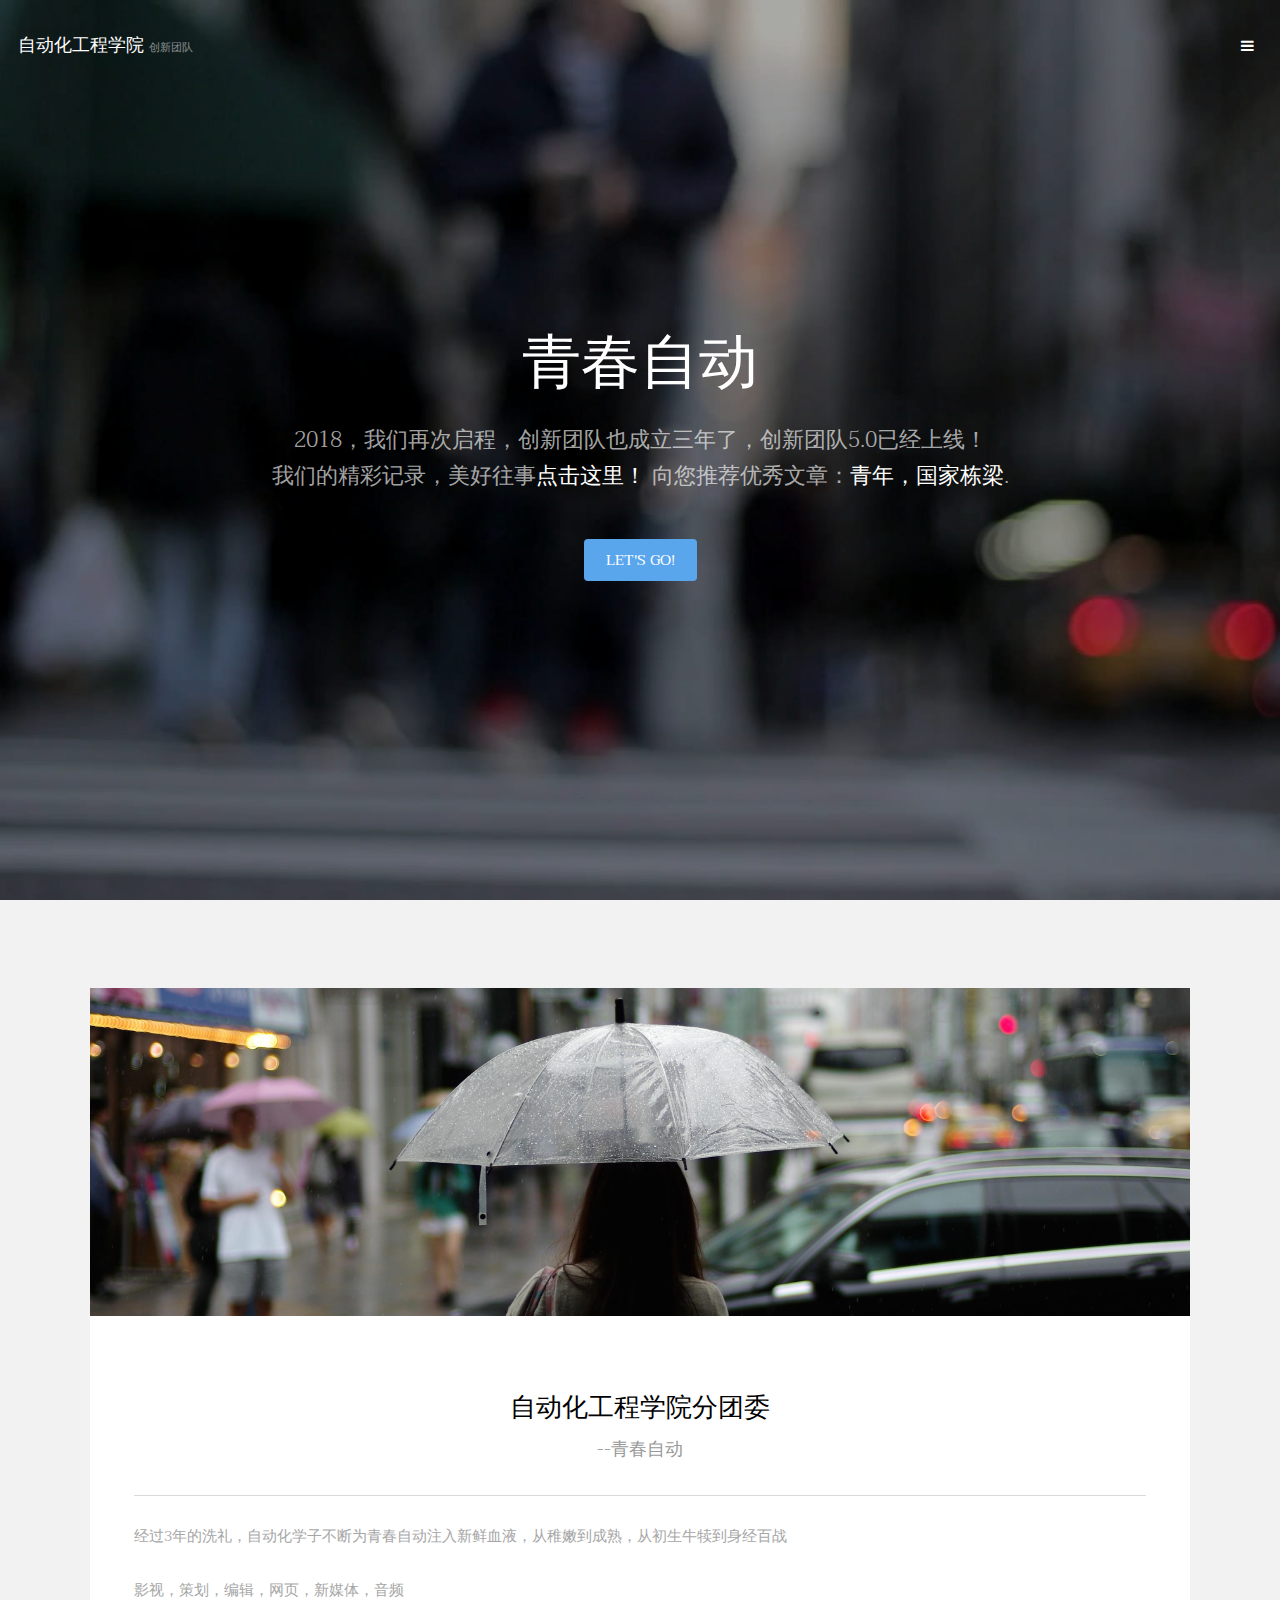
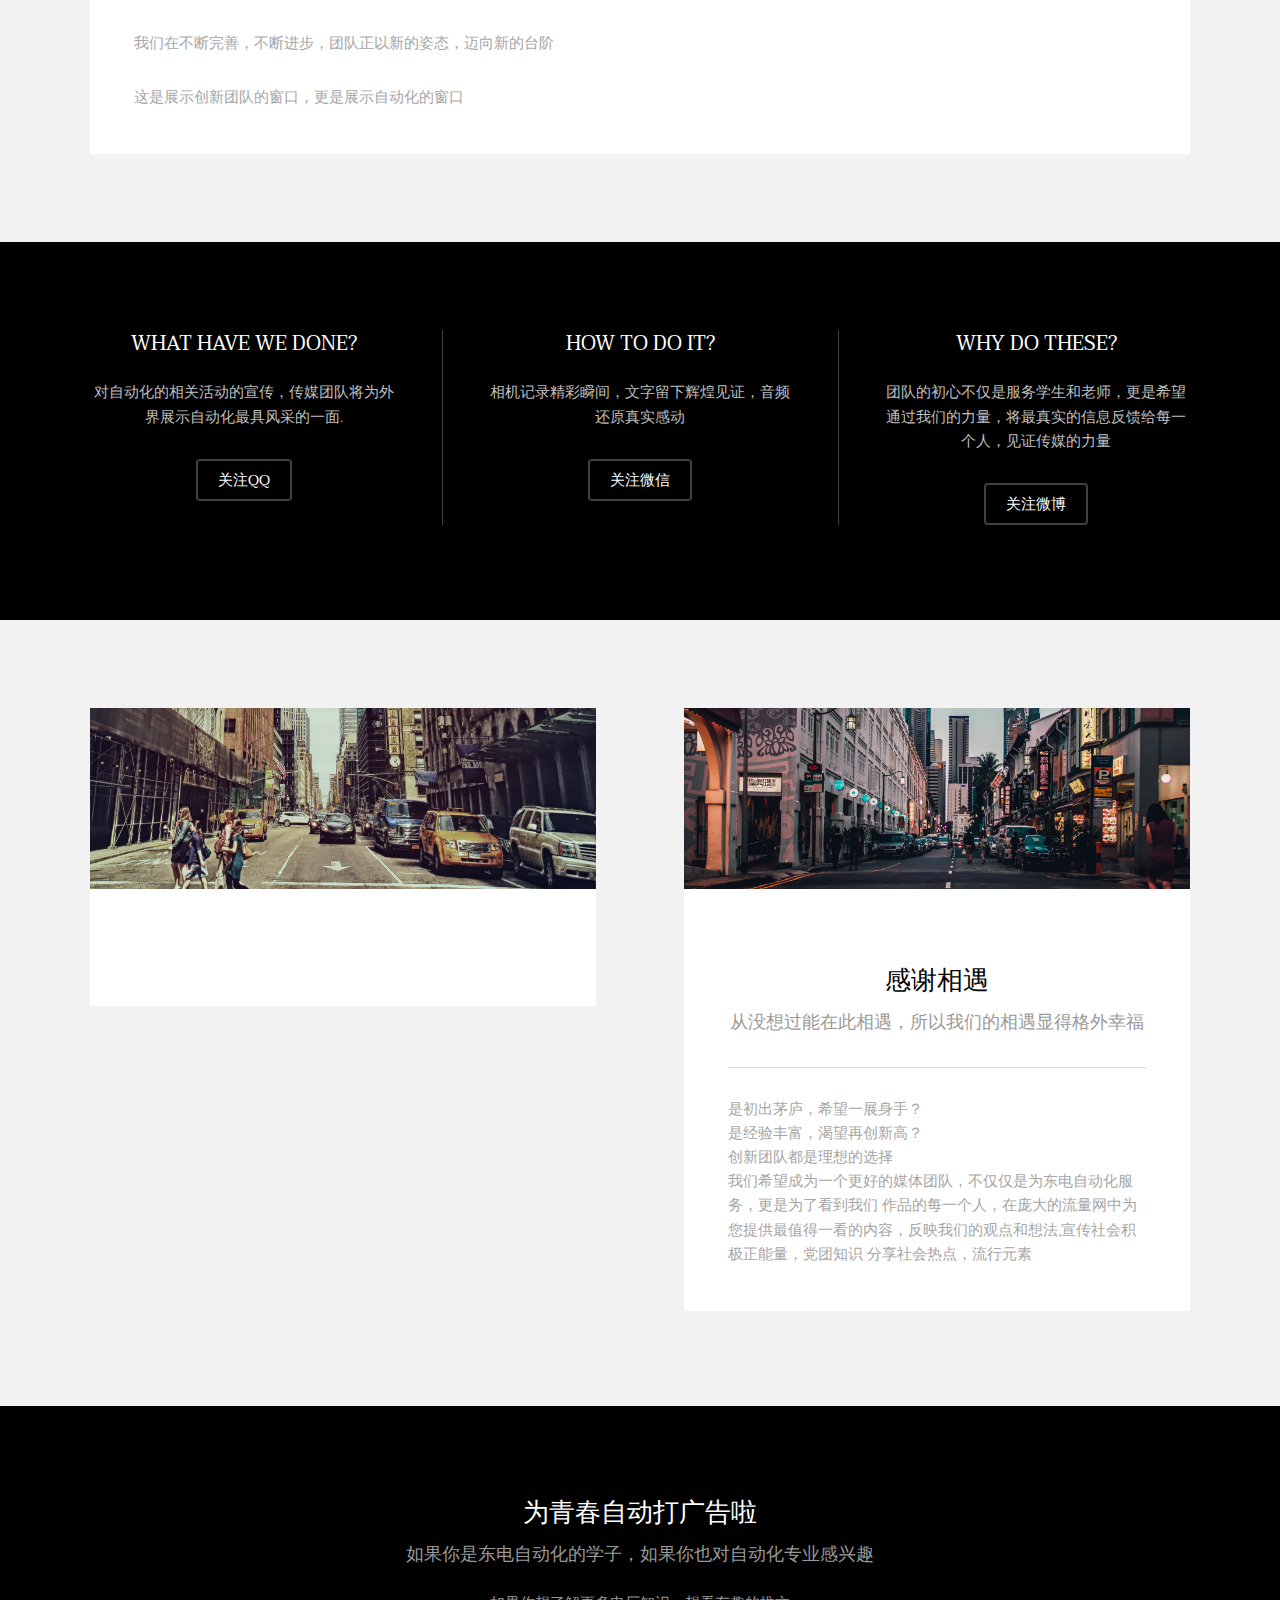
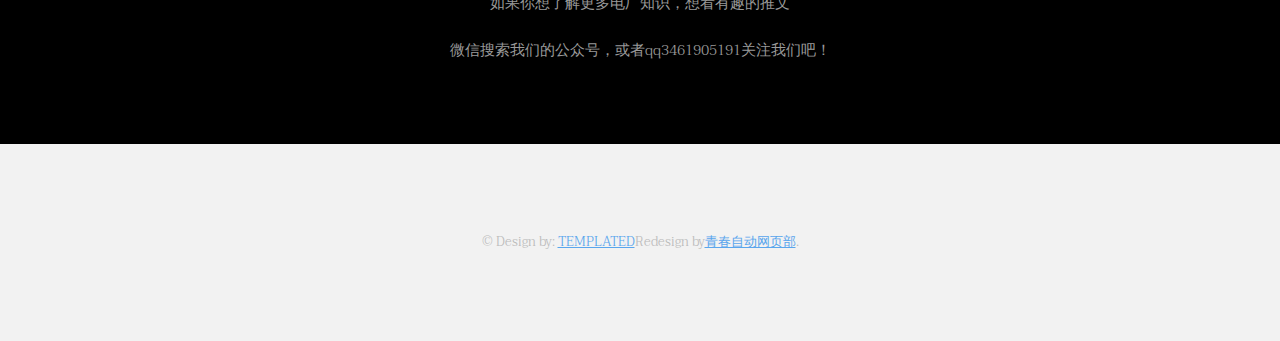
<file: index.html>
﻿<!DOCTYPE HTML>
<!--
	Transitive by TEMPLATED
	templated.co @templatedco
	Released for free under the Creative Commons Attribution 3.0 license (templated.co/license)
-->
<html>
	<head>
		<title>青春自动</title>
		<meta charset="utf-8" />
		<meta name="viewport" content="width=device-width, initial-scale=1" />
		<link rel="stylesheet" href="assets/css/main.css" />
	</head>
	<body>

		<!-- Header -->
			<header id="header" class="alt">
				<div class="logo"><a href="index.html">自动化工程学院 <span>创新团队</span></a></div>
				<a href="#menu" class="toggle"><span>Menu</span></a>
			</header>

		<!-- Nav -->
			<nav id="menu">
				<ul class="links">
					<li><a href="index.html">首页</a></li>
					<li><a href="secondary.html">微信转载</a></li>
					<!-- 
					<li><a href="elements.html">自动风采</a></li> 
					-->
				</ul>
			</nav>

		<!-- Banner -->
		<!--
			To use a video as your background, set data-video to the name of your video without
			its extension (eg. images/banner). Your video must be available in both .mp4 and .webm
			formats to work correctly.
		-->
			<section id="banner" data-video="images/banner">
				<div class="inner">
					<h1>青春自动</h1>
					<p>2018，我们再次启程，创新团队也成立三年了，创新团队5.0已经上线！<br />
					我们的精彩记录，美好往事<a href="https://mp.weixin.qq.com/s/6NMxcfDOrLO7dPJbNtWB4w">点击这里！</a> 向您推荐优秀文章：<a href="https://mp.weixin.qq.com/s/zbE2CgOgT0pE2qMUU_LjQQ">青年，国家栋梁</a>.</p>
					<a href="#one" class="button special scrolly">Let's go!</a>
				</div>
			</section>

		<!-- One -->
			<section id="one" class="wrapper style2">
				<div class="inner">
					<div>
						<div class="box">
							<div class="image fit">
								<img src="images/pic01.jpg" alt="" />
							</div>
							<div class="content">
								<header class="align-center">
									<h2>自动化工程学院分团委</h2>
									<p>           --青春自动</p>
								</header>
								<hr />
								<p>经过3年的洗礼，自动化学子不断为青春自动注入新鲜血液，从稚嫩到成熟，从初生牛犊到身经百战</p>
								<p>影视，策划，编辑，网页，新媒体，音频</p>
                                <p>我们在不断完善，不断进步，团队正以新的姿态，迈向新的台阶</p>
                                <p>这是展示创新团队的窗口，更是展示自动化的窗口</p>
							</div>
						</div>
					</div>
				</div>
			</section>

		<!-- Two -->
			<section id="two" class="wrapper style3">
				<div class="inner">
					<div id="flexgrid">
						<div>
							<header>
								<h3>what have we done?</h3>
							</header>
							<p>对自动化的相关活动的宣传，传媒团队将为外界展示自动化最具风采的一面.</p>
							<ul class="actions">
								<li><a href="https://user.qzone.qq.com/3461905191?uin=3461905191&is_famous_space=1&brand_flag=0&g_f=2000000393&_t_=0.8695555101194168" class="button alt">关注QQ</a></li>
							</ul>
						</div>
						<div>
							<header>
								<h3>how to do it?</h3>
							</header>
							<p>相机记录精彩瞬间，文字留下辉煌见证，音频还原真实感动</p>
							<ul class="actions">
								<li><a href="https://mp.weixin.qq.com/mp/homepage?__biz=MzIyMjA2MzIwOA==&hid=1&sn=eff148f8b28ed2779bfb0bf40cea7811&scene=18#wechat_redirect" class="button alt">关注微信</a></li>
							</ul>			
						</div>
						<div>
							<header>
								<h3>why do these?</h3>
							</header>
                            <p>团队的初心不仅是服务学生和老师，更是希望通过我们的力量，将最真实的信息反馈给每一个人，见证传媒的力量</p>
							<ul class="actions">
								<li><a href="https://m.weibo.cn/u/6590175339?from=1087095010&wm=20005_0002&sourceType=qq&uid=5680566657" class="button alt">关注微博</a></li>
							</ul>
						</div>
					</div>
				</div>
			</section>

		<!-- Three -->
			<section id="three" class="wrapper style2">
				<div class="inner">
					<div class="grid-style">

						<div>
							<div class="box">
								<div class="image fit">
									<img src="images/pic02.jpg" alt="" />
								</div>
								<div class="content">
									<header class="align-center">
									<!--	<h2></h2>
										<p>附上集体帅照</p>
									</header>
									<hr />
									<p>放大招了</p>
                                    <img src="images/wy1.jpg " alt=" " >
                                    <img src="images/wy2.jpg " alt=" " >-->
								</div>
							</div>
						</div>

						<div>
							<div class="box">
								<div class="image fit">
									<img src="images/pic03.jpg" alt="" />
								</div>
								<div class="content">
									<header class="align-center">
										<h2>感谢相遇</h2>
										<p>从没想过能在此相遇，所以我们的相遇显得格外幸福</p>
									</header>
									<hr />
									<p>是初出茅庐，希望一展身手？<br />是经验丰富，渴望再创新高？<br/>
									   创新团队都是理想的选择<br />我们希望成为一个更好的媒体团队，不仅仅是为东电自动化服务，更是为了看到我们
									   作品的每一个人，在庞大的流量网中为您提供最值得一看的内容，反映我们的观点和想法,宣传社会积极正能量，党团知识
									   分享社会热点，流行元素</p>
								</div>
							</div>
						</div>

					</div>
				</div>
			</section>

		<!-- Four -->
			<section id="four" class="wrapper style3">
				<div class="inner">

					<header class="align-center">
						<h2>为青春自动打广告啦</h2>
						<p>如果你是东电自动化的学子，如果你也对自动化专业感兴趣</p>
                        <p >如果你想了解更多电厂知识，想看有趣的推文</p>
                        <p>微信搜索我们的公众号，或者qq3461905191关注我们吧！</p> 
					</header>

				</div>
			</section>

		<!-- Footer -->
			<footer id="footer" class="wrapper">
					<div class="copyright">
						&copy; Design by: <a href="https://templated.co/">TEMPLATED</a>Redesign by<a href="https://netshine.top/">青春自动网页部</a>.
					</div>
			</footer>

		<!-- Scripts -->
			<script src="assets/js/jquery.min.js"></script>
			<script src="assets/js/jquery.scrolly.min.js"></script>
			<script src="assets/js/jquery.scrollex.min.js"></script>
			<script src="assets/js/skel.min.js"></script>
			<script src="assets/js/util.js"></script>
			<script src="assets/js/main.js"></script>

	</body>
</html>
</file>
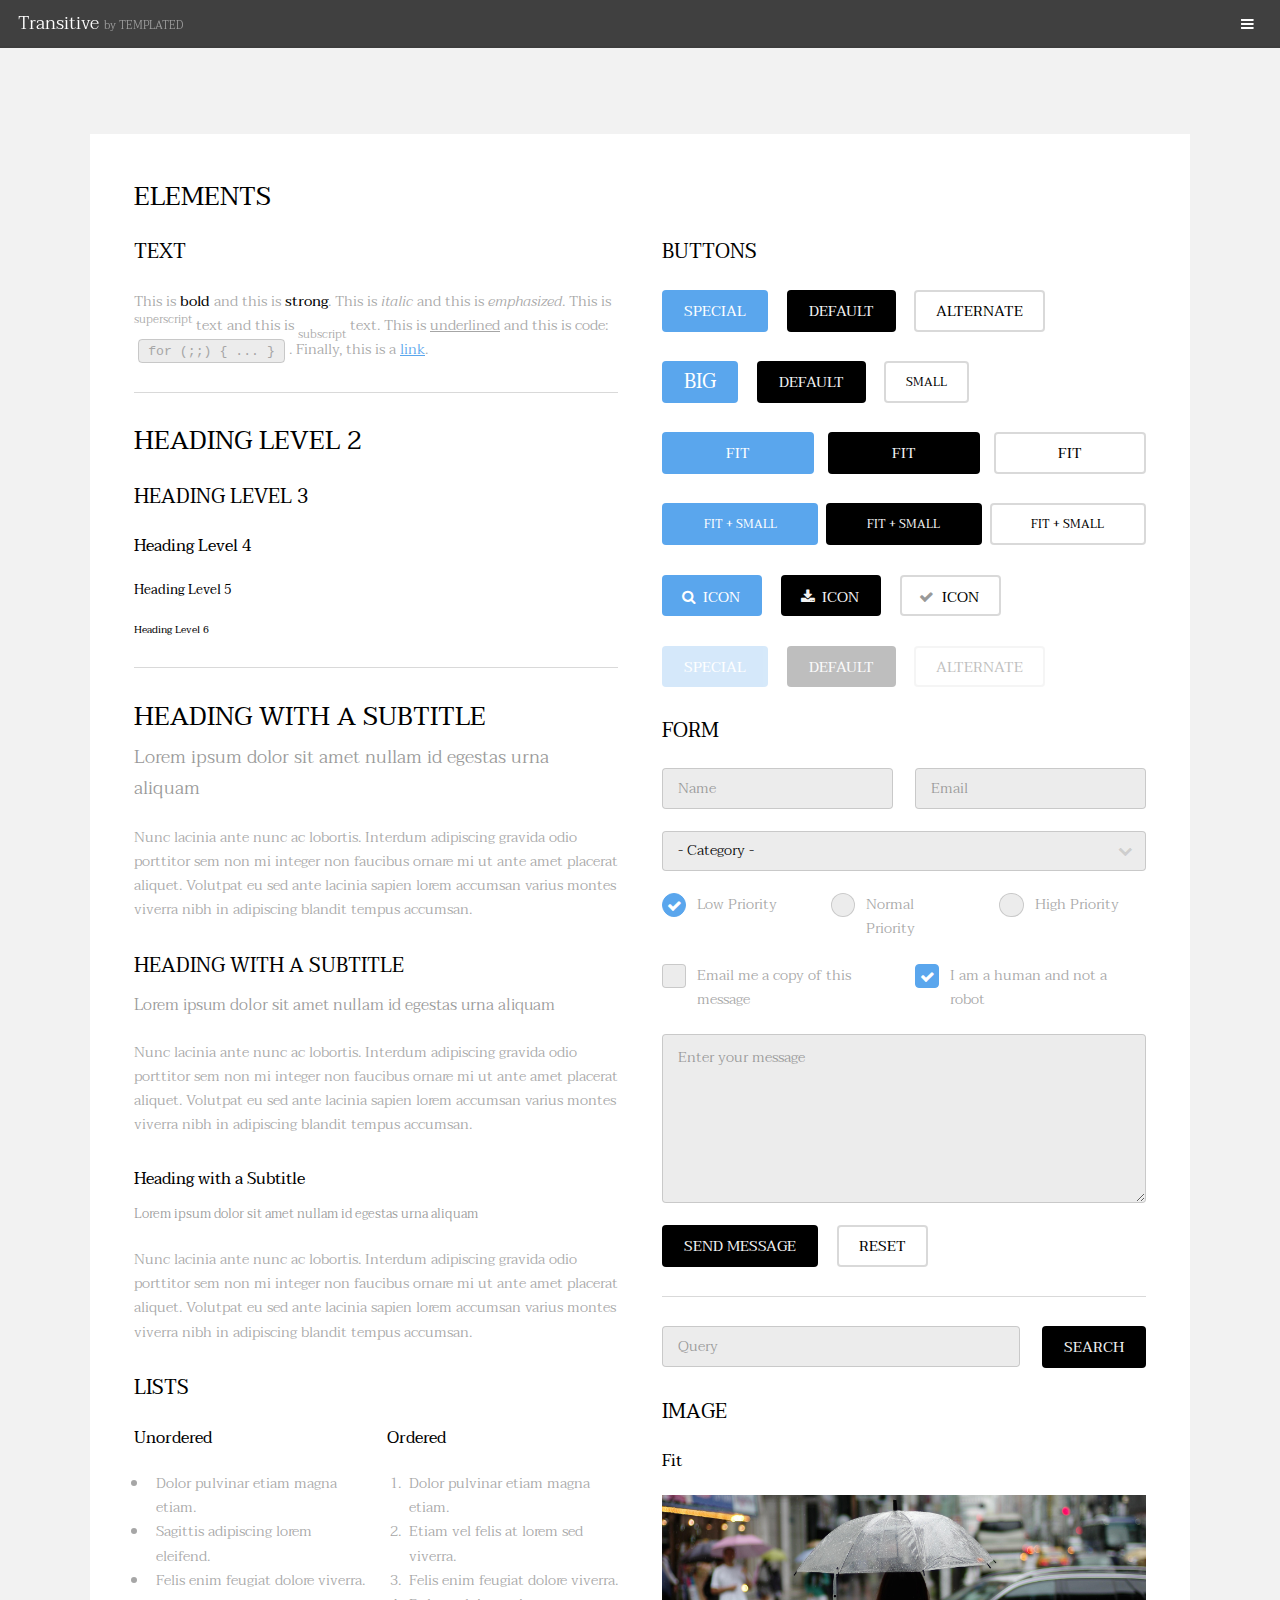
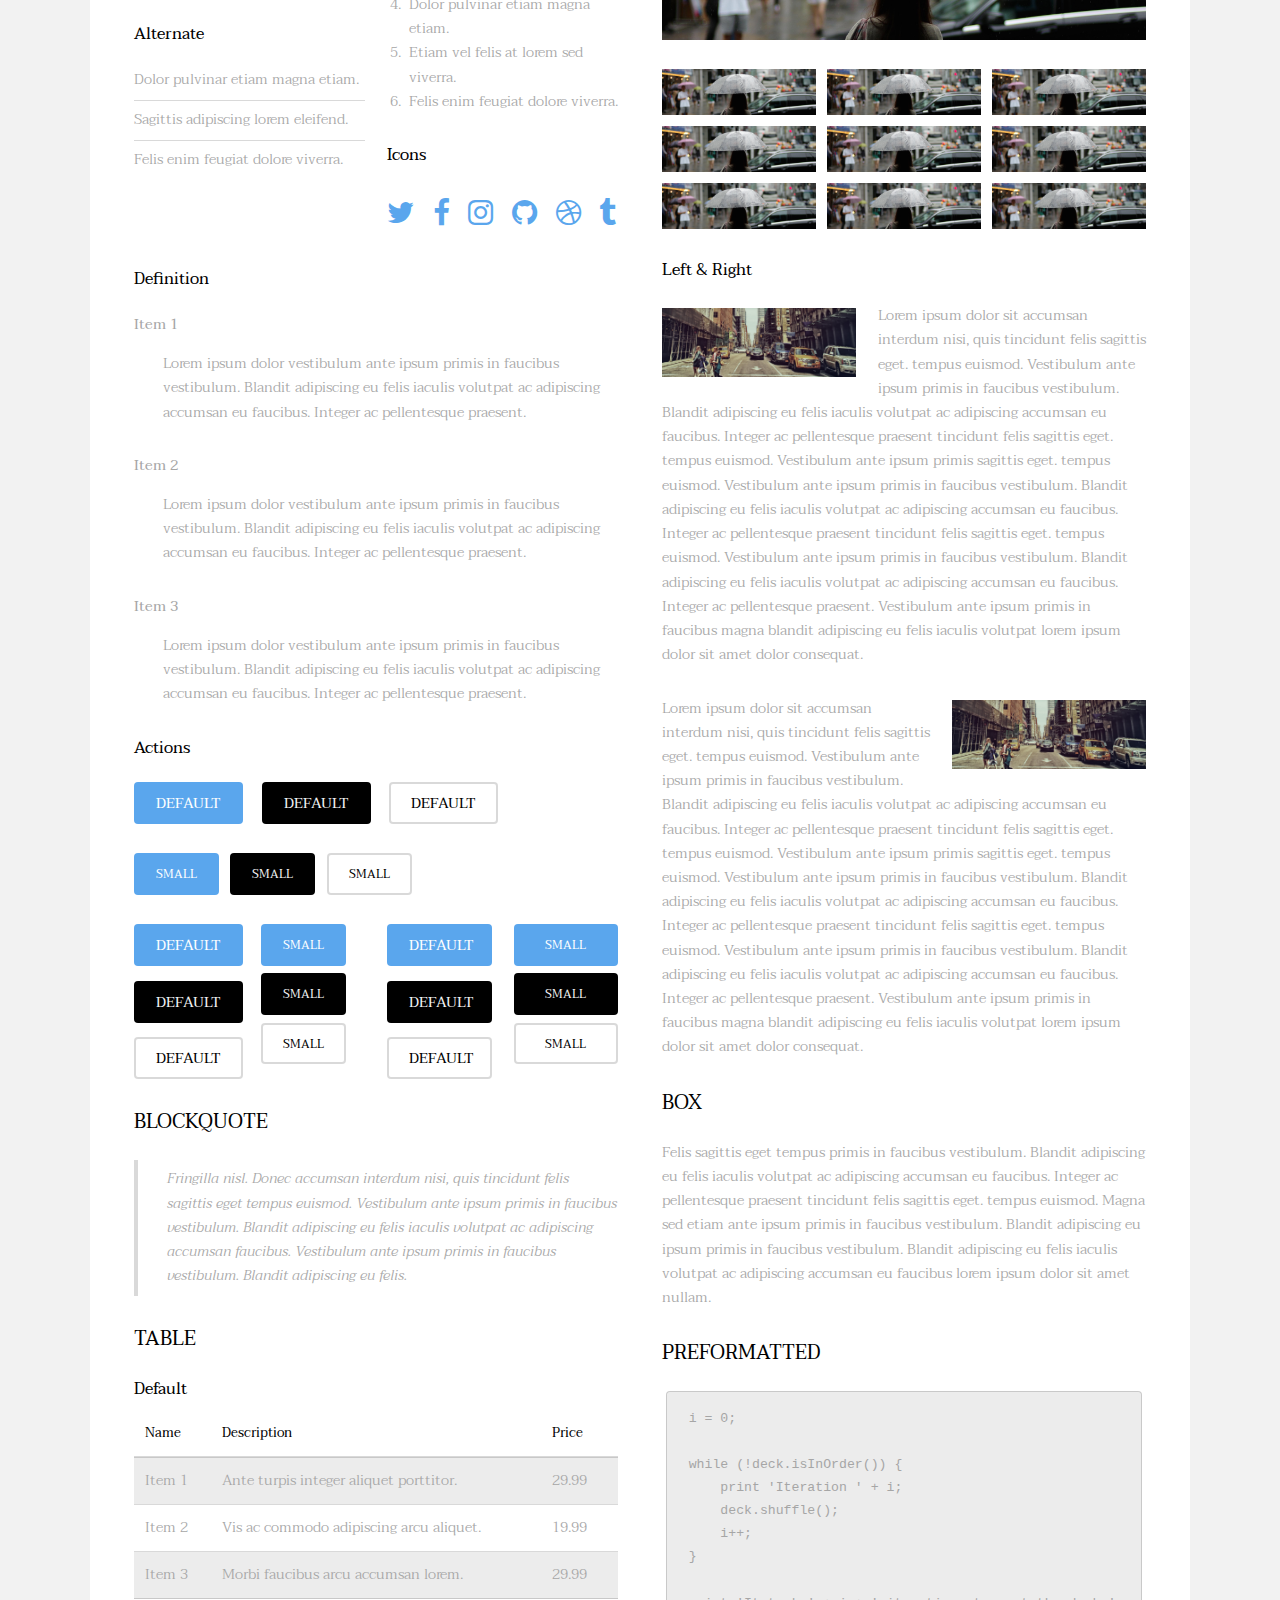
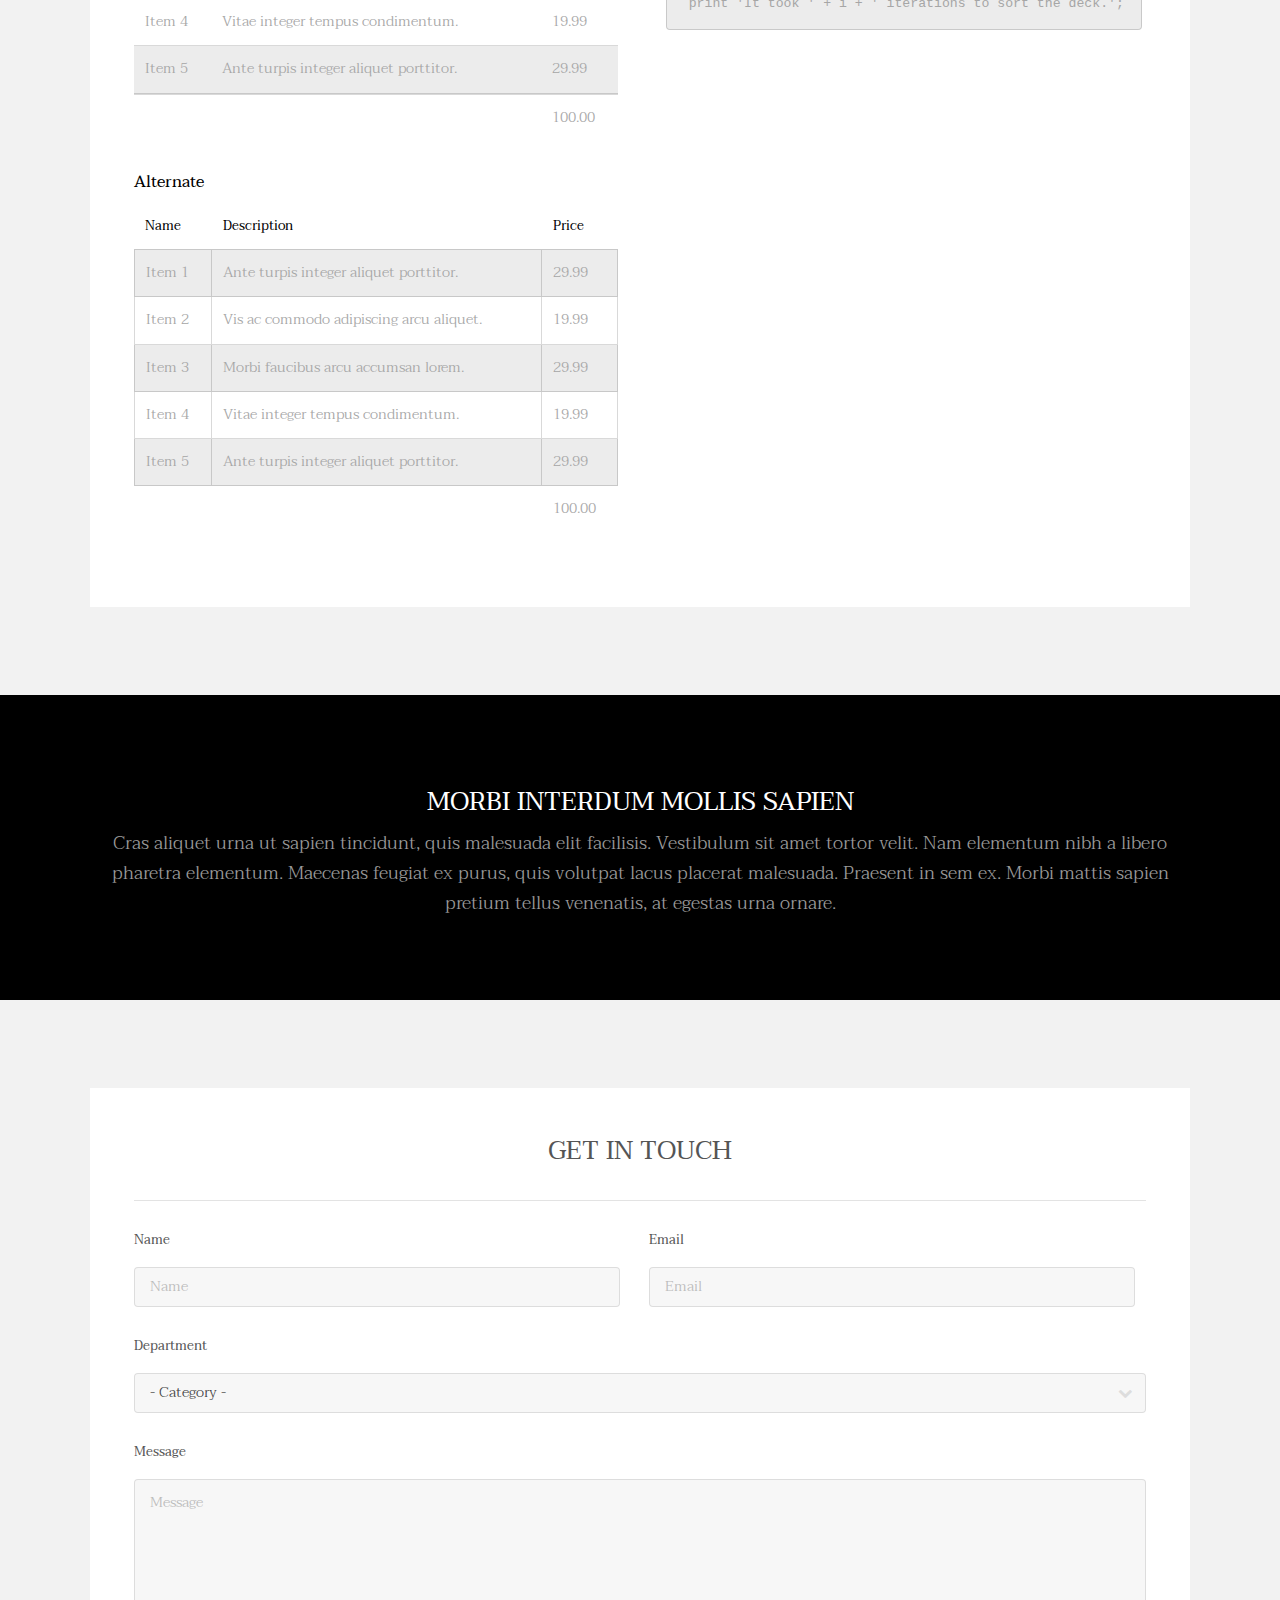
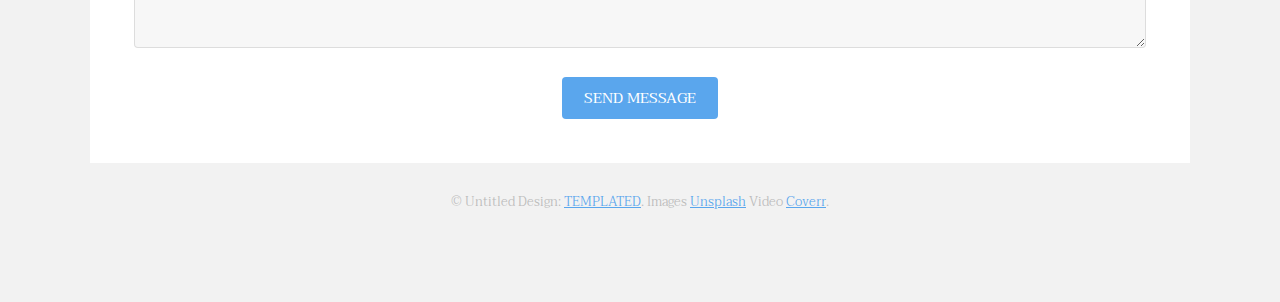
<file: elements.html>
<!DOCTYPE HTML>
<!--
	Transitive by TEMPLATED
	templated.co @templatedco
	Released for free under the Creative Commons Attribution 3.0 license (templated.co/license)
-->
<html>
	<head>
		<title>Elements - Transitive by TEMPLATED</title>
		<meta charset="utf-8" />
		<meta name="viewport" content="width=device-width, initial-scale=1" />
		<link rel="stylesheet" href="assets/css/main.css" />
	</head>
	<body class="subpage">

		<!-- Header -->
			<header id="header">
				<div class="logo"><a href="index.html">Transitive <span>by TEMPLATED</span></a></div>
				<a href="#menu" class="toggle"><span>Menu</span></a>
			</header>

		<!-- Nav -->
			<nav id="menu">
				<ul class="links">
					<li><a href="index.html">Home</a></li>
					<li><a href="generic.html">Generic</a></li>
					<li><a href="elements.html">Elements</a></li>
				</ul>
			</nav>

		<!-- One -->
			<section id="one" class="wrapper style2">
				<div class="inner">
					<div class="box">
					<div class="content">

					<!-- Elements -->
						<h2 id="elements">Elements</h2>
						<div class="row 200%">
							<div class="6u 12u$(medium)">

								<!-- Text stuff -->
									<h3>Text</h3>
									<p>This is <b>bold</b> and this is <strong>strong</strong>. This is <i>italic</i> and this is <em>emphasized</em>.
									This is <sup>superscript</sup> text and this is <sub>subscript</sub> text.
									This is <u>underlined</u> and this is code: <code>for (;;) { ... }</code>.
									Finally, this is a <a href="#">link</a>.</p>
									<hr />
									<h2>Heading Level 2</h2>
									<h3>Heading Level 3</h3>
									<h4>Heading Level 4</h4>
									<h5>Heading Level 5</h5>
									<h6>Heading Level 6</h6>
									<hr />
									<header>
										<h2>Heading with a Subtitle</h2>
										<p>Lorem ipsum dolor sit amet nullam id egestas urna aliquam</p>
									</header>
									<p>Nunc lacinia ante nunc ac lobortis. Interdum adipiscing gravida odio porttitor sem non mi integer non faucibus ornare mi ut ante amet placerat aliquet. Volutpat eu sed ante lacinia sapien lorem accumsan varius montes viverra nibh in adipiscing blandit tempus accumsan.</p>
									<header>
										<h3>Heading with a Subtitle</h3>
										<p>Lorem ipsum dolor sit amet nullam id egestas urna aliquam</p>
									</header>
									<p>Nunc lacinia ante nunc ac lobortis. Interdum adipiscing gravida odio porttitor sem non mi integer non faucibus ornare mi ut ante amet placerat aliquet. Volutpat eu sed ante lacinia sapien lorem accumsan varius montes viverra nibh in adipiscing blandit tempus accumsan.</p>
									<header>
										<h4>Heading with a Subtitle</h4>
										<p>Lorem ipsum dolor sit amet nullam id egestas urna aliquam</p>
									</header>
									<p>Nunc lacinia ante nunc ac lobortis. Interdum adipiscing gravida odio porttitor sem non mi integer non faucibus ornare mi ut ante amet placerat aliquet. Volutpat eu sed ante lacinia sapien lorem accumsan varius montes viverra nibh in adipiscing blandit tempus accumsan.</p>

								<!-- Lists -->
									<h3>Lists</h3>
									<div class="row">
										<div class="6u 12u$(small)">

											<h4>Unordered</h4>
											<ul>
												<li>Dolor pulvinar etiam magna etiam.</li>
												<li>Sagittis adipiscing lorem eleifend.</li>
												<li>Felis enim feugiat dolore viverra.</li>
											</ul>

											<h4>Alternate</h4>
											<ul class="alt">
												<li>Dolor pulvinar etiam magna etiam.</li>
												<li>Sagittis adipiscing lorem eleifend.</li>
												<li>Felis enim feugiat dolore viverra.</li>
											</ul>

										</div>
										<div class="6u$ 12u$(small)">

											<h4>Ordered</h4>
											<ol>
												<li>Dolor pulvinar etiam magna etiam.</li>
												<li>Etiam vel felis at lorem sed viverra.</li>
												<li>Felis enim feugiat dolore viverra.</li>
												<li>Dolor pulvinar etiam magna etiam.</li>
												<li>Etiam vel felis at lorem sed viverra.</li>
												<li>Felis enim feugiat dolore viverra.</li>
											</ol>

											<h4>Icons</h4>
											<ul class="icons">
												<li><a href="#" class="icon fa-twitter"><span class="label">Twitter</span></a></li>
												<li><a href="#" class="icon fa-facebook"><span class="label">Facebook</span></a></li>
												<li><a href="#" class="icon fa-instagram"><span class="label">Instagram</span></a></li>
												<li><a href="#" class="icon fa-github"><span class="label">Github</span></a></li>
												<li><a href="#" class="icon fa-dribbble"><span class="label">Dribbble</span></a></li>
												<li><a href="#" class="icon fa-tumblr"><span class="label">Tumblr</span></a></li>
											</ul>

										</div>
									</div>
									<h4>Definition</h4>
									<dl>
										<dt>Item 1</dt>
										<dd>
											<p>Lorem ipsum dolor vestibulum ante ipsum primis in faucibus vestibulum. Blandit adipiscing eu felis iaculis volutpat ac adipiscing accumsan eu faucibus. Integer ac pellentesque praesent.</p>
										</dd>
										<dt>Item 2</dt>
										<dd>
											<p>Lorem ipsum dolor vestibulum ante ipsum primis in faucibus vestibulum. Blandit adipiscing eu felis iaculis volutpat ac adipiscing accumsan eu faucibus. Integer ac pellentesque praesent.</p>
										</dd>
										<dt>Item 3</dt>
										<dd>
											<p>Lorem ipsum dolor vestibulum ante ipsum primis in faucibus vestibulum. Blandit adipiscing eu felis iaculis volutpat ac adipiscing accumsan eu faucibus. Integer ac pellentesque praesent.</p>
										</dd>
									</dl>

									<h4>Actions</h4>
									<ul class="actions">
										<li><a href="#" class="button special">Default</a></li>
										<li><a href="#" class="button">Default</a></li>
										<li><a href="#" class="button alt">Default</a></li>
									</ul>
									<ul class="actions small">
										<li><a href="#" class="button special small">Small</a></li>
										<li><a href="#" class="button small">Small</a></li>
										<li><a href="#" class="button alt small">Small</a></li>
									</ul>
									<div class="row">
										<div class="3u 12u$(small)">
											<ul class="actions vertical">
												<li><a href="#" class="button special">Default</a></li>
												<li><a href="#" class="button">Default</a></li>
												<li><a href="#" class="button alt">Default</a></li>
											</ul>
										</div>
										<div class="3u 12u$(small)">
											<ul class="actions vertical small">
												<li><a href="#" class="button special small">Small</a></li>
												<li><a href="#" class="button small">Small</a></li>
												<li><a href="#" class="button alt small">Small</a></li>
											</ul>
										</div>
										<div class="3u 12u$(small)">
											<ul class="actions vertical">
												<li><a href="#" class="button special fit">Default</a></li>
												<li><a href="#" class="button fit">Default</a></li>
												<li><a href="#" class="button alt fit">Default</a></li>
											</ul>
										</div>
										<div class="3u$ 12u$(small)">
											<ul class="actions vertical small">
												<li><a href="#" class="button special small fit">Small</a></li>
												<li><a href="#" class="button small fit">Small</a></li>
												<li><a href="#" class="button alt small fit">Small</a></li>
											</ul>
										</div>
									</div>

								<!-- Blockquote -->
									<h3>Blockquote</h3>
									<blockquote>Fringilla nisl. Donec accumsan interdum nisi, quis tincidunt felis sagittis eget tempus euismod. Vestibulum ante ipsum primis in faucibus vestibulum. Blandit adipiscing eu felis iaculis volutpat ac adipiscing accumsan faucibus. Vestibulum ante ipsum primis in faucibus vestibulum. Blandit adipiscing eu felis.</blockquote>

								<!-- Table -->
									<h3>Table</h3>

									<h4>Default</h4>
									<div class="table-wrapper">
										<table>
											<thead>
												<tr>
													<th>Name</th>
													<th>Description</th>
													<th>Price</th>
												</tr>
											</thead>
											<tbody>
												<tr>
													<td>Item 1</td>
													<td>Ante turpis integer aliquet porttitor.</td>
													<td>29.99</td>
												</tr>
												<tr>
													<td>Item 2</td>
													<td>Vis ac commodo adipiscing arcu aliquet.</td>
													<td>19.99</td>
												</tr>
												<tr>
													<td>Item 3</td>
													<td> Morbi faucibus arcu accumsan lorem.</td>
													<td>29.99</td>
												</tr>
												<tr>
													<td>Item 4</td>
													<td>Vitae integer tempus condimentum.</td>
													<td>19.99</td>
												</tr>
												<tr>
													<td>Item 5</td>
													<td>Ante turpis integer aliquet porttitor.</td>
													<td>29.99</td>
												</tr>
											</tbody>
											<tfoot>
												<tr>
													<td colspan="2"></td>
													<td>100.00</td>
												</tr>
											</tfoot>
										</table>
									</div>

									<h4>Alternate</h4>
									<div class="table-wrapper">
										<table class="alt">
											<thead>
												<tr>
													<th>Name</th>
													<th>Description</th>
													<th>Price</th>
												</tr>
											</thead>
											<tbody>
												<tr>
													<td>Item 1</td>
													<td>Ante turpis integer aliquet porttitor.</td>
													<td>29.99</td>
												</tr>
												<tr>
													<td>Item 2</td>
													<td>Vis ac commodo adipiscing arcu aliquet.</td>
													<td>19.99</td>
												</tr>
												<tr>
													<td>Item 3</td>
													<td> Morbi faucibus arcu accumsan lorem.</td>
													<td>29.99</td>
												</tr>
												<tr>
													<td>Item 4</td>
													<td>Vitae integer tempus condimentum.</td>
													<td>19.99</td>
												</tr>
												<tr>
													<td>Item 5</td>
													<td>Ante turpis integer aliquet porttitor.</td>
													<td>29.99</td>
												</tr>
											</tbody>
											<tfoot>
												<tr>
													<td colspan="2"></td>
													<td>100.00</td>
												</tr>
											</tfoot>
										</table>
									</div>

							</div>
							<div class="6u$ 12u$(medium)">

								<!-- Buttons -->
									<h3>Buttons</h3>
									<ul class="actions">
										<li><a href="#" class="button special">Special</a></li>
										<li><a href="#" class="button">Default</a></li>
										<li><a href="#" class="button alt">Alternate</a></li>
									</ul>
									<ul class="actions">
										<li><a href="#" class="button special big">Big</a></li>
										<li><a href="#" class="button">Default</a></li>
										<li><a href="#" class="button alt small">Small</a></li>
									</ul>
									<ul class="actions fit">
										<li><a href="#" class="button special fit">Fit</a></li>
										<li><a href="#" class="button fit">Fit</a></li>
										<li><a href="#" class="button alt fit">Fit</a></li>
									</ul>
									<ul class="actions fit small">
										<li><a href="#" class="button special fit small">Fit + Small</a></li>
										<li><a href="#" class="button fit small">Fit + Small</a></li>
										<li><a href="#" class="button alt fit small">Fit + Small</a></li>
									</ul>
									<ul class="actions">
										<li><a href="#" class="button special icon fa-search">Icon</a></li>
										<li><a href="#" class="button icon fa-download">Icon</a></li>
										<li><a href="#" class="button alt icon fa-check">Icon</a></li>
									</ul>
									<ul class="actions">
										<li><span class="button special disabled">Special</span></li>
										<li><span class="button disabled">Default</span></li>
										<li><span class="button alt disabled">Alternate</span></li>
									</ul>

								<!-- Form -->
									<h3>Form</h3>

									<form method="post" action="#">
										<div class="row uniform">
											<div class="6u 12u$(xsmall)">
												<input type="text" name="demo-name" id="demo-name" value="" placeholder="Name" />
											</div>
											<div class="6u$ 12u$(xsmall)">
												<input type="email" name="demo-email" id="demo-email" value="" placeholder="Email" />
											</div>
											<!-- Break -->
											<div class="12u$">
												<div class="select-wrapper">
													<select name="demo-category" id="demo-category">
														<option value="">- Category -</option>
														<option value="1">Manufacturing</option>
														<option value="1">Shipping</option>
														<option value="1">Administration</option>
														<option value="1">Human Resources</option>
													</select>
												</div>
											</div>
											<!-- Break -->
											<div class="4u 12u$(small)">
												<input type="radio" id="demo-priority-low" name="demo-priority" checked>
												<label for="demo-priority-low">Low Priority</label>
											</div>
											<div class="4u 12u$(small)">
												<input type="radio" id="demo-priority-normal" name="demo-priority">
												<label for="demo-priority-normal">Normal Priority</label>
											</div>
											<div class="4u$ 12u$(small)">
												<input type="radio" id="demo-priority-high" name="demo-priority">
												<label for="demo-priority-high">High Priority</label>
											</div>
											<!-- Break -->
											<div class="6u 12u$(small)">
												<input type="checkbox" id="demo-copy" name="demo-copy">
												<label for="demo-copy">Email me a copy of this message</label>
											</div>
											<div class="6u$ 12u$(small)">
												<input type="checkbox" id="demo-human" name="demo-human" checked>
												<label for="demo-human">I am a human and not a robot</label>
											</div>
											<!-- Break -->
											<div class="12u$">
												<textarea name="demo-message" id="demo-message" placeholder="Enter your message" rows="6"></textarea>
											</div>
											<!-- Break -->
											<div class="12u$">
												<ul class="actions">
													<li><input type="submit" value="Send Message" /></li>
													<li><input type="reset" value="Reset" class="alt" /></li>
												</ul>
											</div>
										</div>
									</form>

									<hr />

									<form method="post" action="#">
										<div class="row uniform">
											<div class="9u 12u$(small)">
												<input type="text" name="query" id="query" value="" placeholder="Query" />
											</div>
											<div class="3u$ 12u$(small)">
												<input type="submit" value="Search" class="fit" />
											</div>
										</div>
									</form>

								<!-- Image -->
									<h3>Image</h3>

									<h4>Fit</h4>
									<span class="image fit"><img src="images/pic01.jpg" alt="" /></span>
									<div class="box alt">
										<div class="row 50% uniform">
											<div class="4u"><span class="image fit"><img src="images/pic01.jpg" alt="" /></span></div>
											<div class="4u"><span class="image fit"><img src="images/pic01.jpg" alt="" /></span></div>
											<div class="4u$"><span class="image fit"><img src="images/pic01.jpg" alt="" /></span></div>
											<!-- Break -->
											<div class="4u"><span class="image fit"><img src="images/pic01.jpg" alt="" /></span></div>
											<div class="4u"><span class="image fit"><img src="images/pic01.jpg" alt="" /></span></div>
											<div class="4u$"><span class="image fit"><img src="images/pic01.jpg" alt="" /></span></div>
											<!-- Break -->
											<div class="4u"><span class="image fit"><img src="images/pic01.jpg" alt="" /></span></div>
											<div class="4u"><span class="image fit"><img src="images/pic01.jpg" alt="" /></span></div>
											<div class="4u$"><span class="image fit"><img src="images/pic01.jpg" alt="" /></span></div>
										</div>
									</div>

									<h4>Left &amp; Right</h4>
									<p><span class="image left"><img src="images/pic02.jpg" alt="" /></span>Lorem ipsum dolor sit accumsan interdum nisi, quis tincidunt felis sagittis eget. tempus euismod. Vestibulum ante ipsum primis in faucibus vestibulum. Blandit adipiscing eu felis iaculis volutpat ac adipiscing accumsan eu faucibus. Integer ac pellentesque praesent tincidunt felis sagittis eget. tempus euismod. Vestibulum ante ipsum primis sagittis eget. tempus euismod. Vestibulum ante ipsum primis in faucibus vestibulum. Blandit adipiscing eu felis iaculis volutpat ac adipiscing accumsan eu faucibus. Integer ac pellentesque praesent tincidunt felis sagittis eget. tempus euismod. Vestibulum ante ipsum primis in faucibus vestibulum. Blandit adipiscing eu felis iaculis volutpat ac adipiscing accumsan eu faucibus. Integer ac pellentesque praesent. Vestibulum ante ipsum primis in faucibus magna blandit adipiscing eu felis iaculis volutpat lorem ipsum dolor sit amet dolor consequat.</p>
									<p><span class="image right"><img src="images/pic02.jpg" alt="" /></span>Lorem ipsum dolor sit accumsan interdum nisi, quis tincidunt felis sagittis eget. tempus euismod. Vestibulum ante ipsum primis in faucibus vestibulum. Blandit adipiscing eu felis iaculis volutpat ac adipiscing accumsan eu faucibus. Integer ac pellentesque praesent tincidunt felis sagittis eget. tempus euismod. Vestibulum ante ipsum primis sagittis eget. tempus euismod. Vestibulum ante ipsum primis in faucibus vestibulum. Blandit adipiscing eu felis iaculis volutpat ac adipiscing accumsan eu faucibus. Integer ac pellentesque praesent tincidunt felis sagittis eget. tempus euismod. Vestibulum ante ipsum primis in faucibus vestibulum. Blandit adipiscing eu felis iaculis volutpat ac adipiscing accumsan eu faucibus. Integer ac pellentesque praesent. Vestibulum ante ipsum primis in faucibus magna blandit adipiscing eu felis iaculis volutpat lorem ipsum dolor sit amet dolor consequat.</p>

								<!-- Box -->
									<h3>Box</h3>
									<div class="box">
										<p>Felis sagittis eget tempus primis in faucibus vestibulum. Blandit adipiscing eu felis iaculis volutpat ac adipiscing accumsan eu faucibus. Integer ac pellentesque praesent tincidunt felis sagittis eget. tempus euismod. Magna sed etiam ante ipsum primis in faucibus vestibulum. Blandit adipiscing eu ipsum primis in faucibus vestibulum. Blandit adipiscing eu felis iaculis volutpat ac adipiscing accumsan eu faucibus lorem ipsum dolor sit amet nullam.</p>
									</div>

								<!-- Preformatted Code -->
									<h3>Preformatted</h3>
									<pre><code>i = 0;

while (!deck.isInOrder()) {
    print 'Iteration ' + i;
    deck.shuffle();
    i++;
}

print 'It took ' + i + ' iterations to sort the deck.';
</code></pre>

							</div>
						</div>
						</div>
					</div>
				</div>
			</section>

		<!-- Four -->
			<section id="four" class="wrapper style3">
				<div class="inner">

					<header class="align-center">
						<h2>Morbi interdum mollis sapien</h2>
						<p>Cras aliquet urna ut sapien tincidunt, quis malesuada elit facilisis. Vestibulum sit amet tortor velit. Nam elementum nibh a libero pharetra elementum. Maecenas feugiat ex purus, quis volutpat lacus placerat malesuada. Praesent in sem ex. Morbi mattis sapien pretium tellus venenatis, at egestas urna ornare.</p>
					</header>

				</div>
			</section>

		<!-- Footer -->
			<footer id="footer" class="wrapper">
				<div class="inner">
					<section>
						<div class="box">
							<div class="content">
								<h2 class="align-center">Get in Touch</h2>
								<hr />
								<form action="#" method="post">
									<div class="field half first">
										<label for="name">Name</label>
										<input name="name" id="name" type="text" placeholder="Name">
									</div>
									<div class="field half">
										<label for="email">Email</label>
										<input name="email" id="email" type="email" placeholder="Email">
									</div>
									<div class="field">
										<label for="dept">Department</label>
										<div class="select-wrapper">
											<select name="dept" id="dept">
												<option value="">- Category -</option>
												<option value="1">Manufacturing</option>
												<option value="1">Shipping</option>
												<option value="1">Administration</option>
												<option value="1">Human Resources</option>
											</select>
										</div>
									</div>
									<div class="field">
										<label for="message">Message</label>
										<textarea name="message" id="message" rows="6" placeholder="Message"></textarea>
									</div>
									<ul class="actions align-center">
										<li><input value="Send Message" class="button special" type="submit"></li>
									</ul>
								</form>
							</div>
						</div>
					</section>
					<div class="copyright">
						&copy; Untitled Design: <a href="https://templated.co/">TEMPLATED</a>. Images <a href="https://unsplash.com/">Unsplash</a> Video <a href="http://coverr.co/">Coverr</a>.
					</div>
				</div>
			</footer>

		<!-- Scripts -->
			<script src="assets/js/jquery.min.js"></script>
			<script src="assets/js/jquery.scrolly.min.js"></script>
			<script src="assets/js/jquery.scrollex.min.js"></script>
			<script src="assets/js/skel.min.js"></script>
			<script src="assets/js/util.js"></script>
			<script src="assets/js/main.js"></script>

	</body>
</html>
</file>
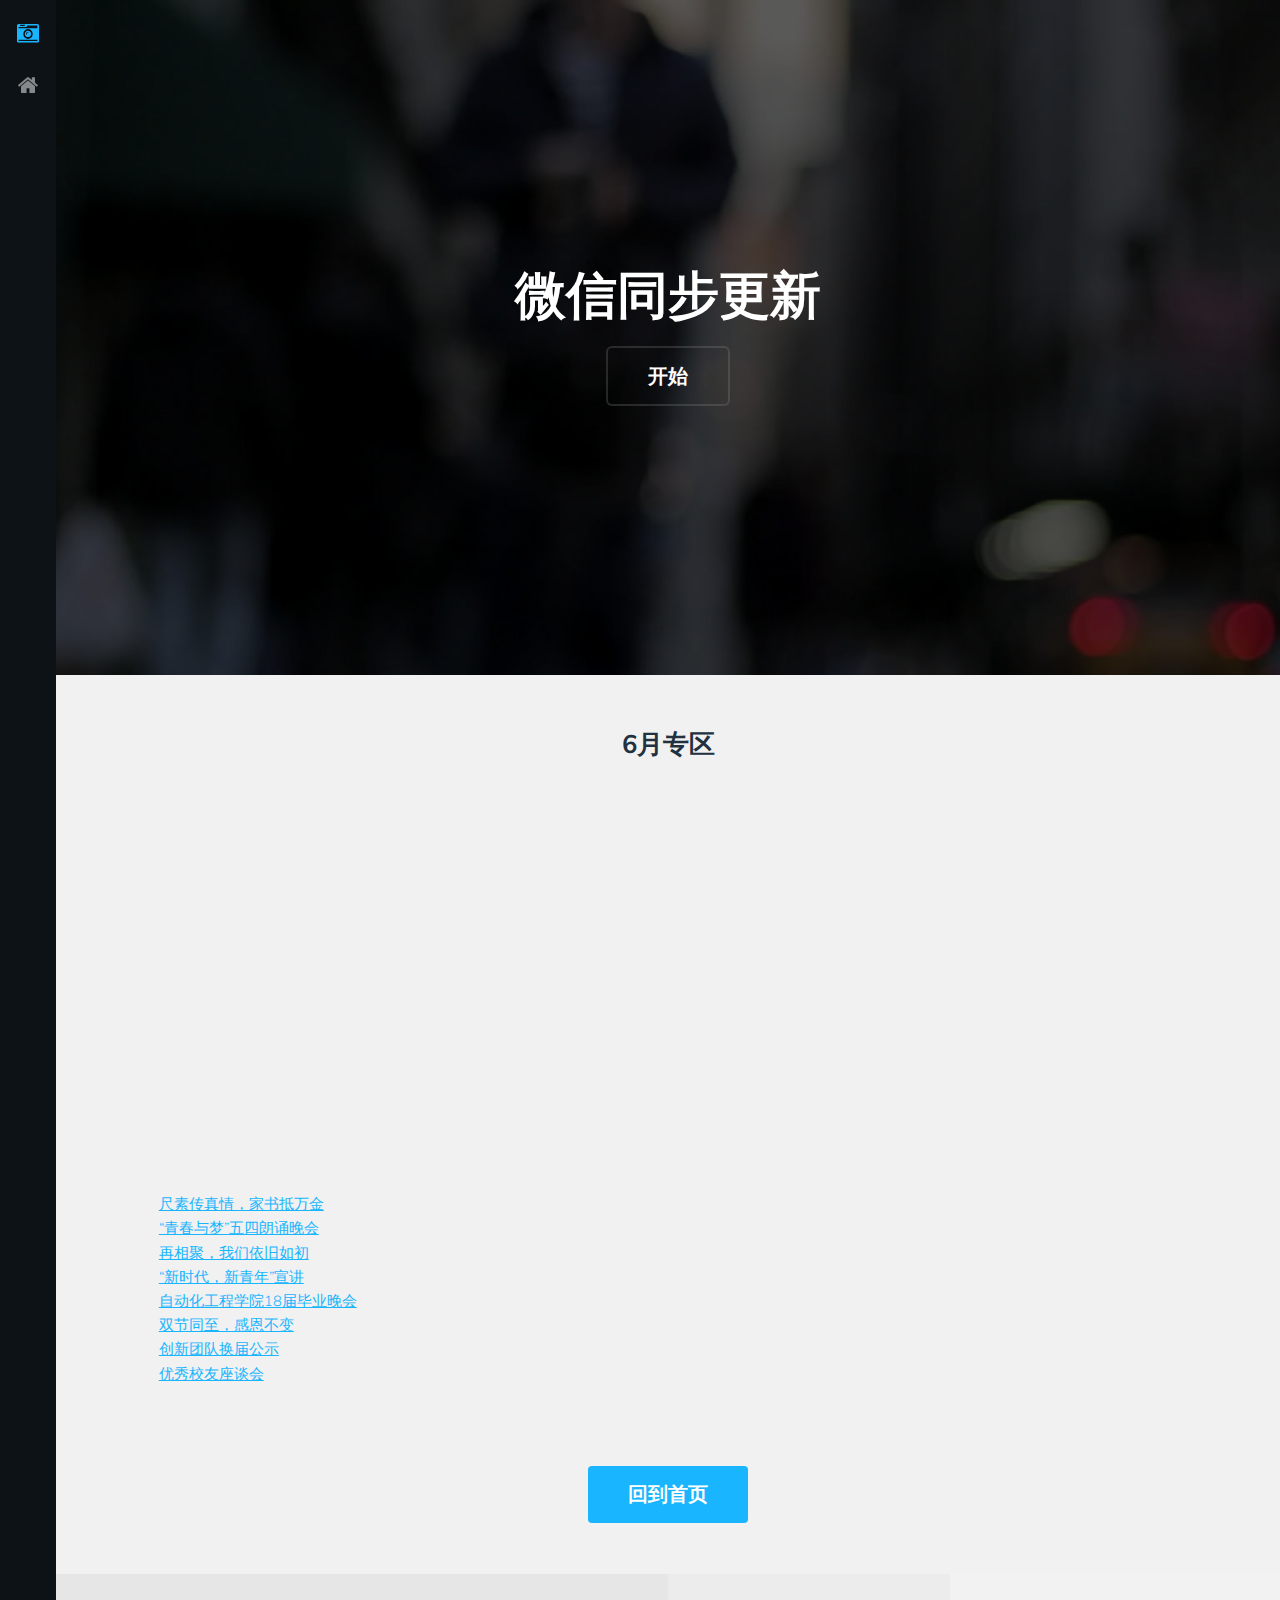
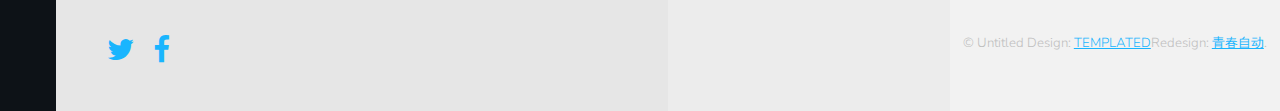
<file: secondary.html>
﻿<!DOCTYPE HTML>
<!--
	Snapshot by TEMPLATED
	templated.co @templatedco
	Released for free under the Creative Commons Attribution 3.0 license (templated.co/license)
-->
<html>
	<head>
		<title>image news</title>
		<meta charset="utf-8" />
		<meta name="viewport" content="width=device-width, initial-scale=1" />
		<link rel="stylesheet" href="assets2/css/main.css" />
	</head>
	<body>
		<div class="page-wrap">

			<!-- Nav -->
				<nav id="nav">
					<ul>
                        <li><a href="secondary.html" class="active"><span class="icon fa-camera-retro"></span></a></li>
                        <li><a href="index.html" ><span class="icon fa-home"></span></a></li>
						<!--<li><a href="generic.html"><span class="icon fa-file-text-o"></span></a></li>
						-->
					</ul>
				</nav>

			<!-- Main -->
				<section id="main">

					<!-- Banner -->
						<section id="banner">
							<div class="inner">
								<h1>微信同步更新</h1>
								<ul class="actions">
									<li><a href="#galleries" class="button alt scrolly big">开始</a></li>
								</ul>
							</div>
						</section>

					<!-- Gallery -->
						<section id="galleries">

							<!-- Photo Galleries -->
								<div class="gallery">
									<header class="special">
										<h2>6月专区</h2>
									</header>
                                    <div class="content">
                                        <div class="media">
                                            <a href = " images2/fulls/01.jpg "><img src="images2/fulls/01.jpg" alt="" ></a>
                                        </div>
                                        <div class="media">
                                            <a href = " images2/fulls/03.jpg "><img src="images2/fulls/03.jpg" alt=""></a>
                                        </div>
                                        <div class="media">
                                            <a herf = " images2/fulls/04.jpg "><img src="images2/fulls/04.jpg" alt="" ></a>
                                        </div>
                                        <div class="media">
                                            <a href = " images2/fulls/05.jpg "><img src="images2/fulls/05.jpg" alt="" ></a>
                                        </div>
                                        <div class="media">
                                            <a href = " images2/fulls/02.jpg "><img src="images2/fulls/02.jpg" alt="" ></a>
                                        </div>
                                        <div class="media">
                                            <a href = " images2/fulls/06.jpg "><img src="images2/fulls/06.jpg" alt="" ></a>
                                        </div>
                                        <div class="media">
                                            <a href = " images2/fulls/07.jpg "><img src="images2/fulls/07.jpg" alt="" ></a>
                                        </div>
                                        <div class="media">
                                            <a href = " images2/fulls/08.jpg "><img src="images2/fulls/08.jpg" alt="" ></a>
                                        </div>
                                        <div class="inner">
							<a href = " https://mp.weixin.qq.com/s/MNJG7E7HdHyrAvkXEzdDIA " target="_blank">尺素传真情，家书抵万金</a></br>
								<a href = " https://mp.weixin.qq.com/s/EdaM1-iqW9rwERpnN_Qr_A " target="_blank">“青春与梦”五四朗诵晚会</a><br>
									<a href = " https://mp.weixin.qq.com/s/6Ui8uZBiSBIZIcdV609odQ " target="_blank">再相聚，我们依旧如初</a><br>
										<a href = " https://mp.weixin.qq.com/s/6kxPD0oWGnanHUHZNcZCUw " target="_blank">“新时代，新青年”宣讲</a><br>
											<a href = " https://mp.weixin.qq.com/s/AVnE_DuxIyupnxtdwg4zMQ " target="_blank">自动化工程学院18届毕业晚会</a><br>
												<a href = " https://mp.weixin.qq.com/s/Wb_9l2QmOCuq1I4bE7EspQ " target="_blank">双节同至，感恩不变</a><br>
													<a href = " https://mp.weixin.qq.com/s/0L5z4ZuvVrKs08BIu_pm7g " target="_blank">创新团队换届公示</a></br>
														<a href = " https://mp.weixin.qq.com/s/zVUITwT0RcJuZV_0k7T7ZQ " target="_blank">优秀校友座谈会</a><br>
						</div>
                                    </div>
									<footer>
										<a href="index.html" class="button big">回到首页</a>
									</footer>
								</div>
						</section>
						

					<!-- Contact -->
						<section id="contact">
							<!-- Social -->
								<div class="social column">
									<ul class="icons">
										<li><a href="https://twitter.com/Lsby_?s=09" class="icon fa-twitter"><span class="label">Twitter</span></a></li>
										<li><a href="https://www.facebook.com/minghui.zhang.967" class="icon fa-facebook"><span class="label">Facebook</span></a></li>
									</ul>
								</div>
					<!-- Footer -->
						<footer id="footer">
							<div class="copyright">
								&copy; Untitled Design: <a href="https://templated.co/">TEMPLATED</a>Redesign: <a href="https://netshine.top/">青春自动</a>.
							</div>
						</footer>
				</section>
		</div>

		<!-- Scripts -->
			<script src="assets2/js/jquery.min.js"></script>
			<script src="assets2/js/jquery.poptrox.min.js"></script>
			<script src="assets2/js/jquery.scrolly.min.js"></script>
			<script src="assets2/js/skel.min.js"></script>
			<script src="assets2/js/util.js"></script>
			<script src="assets2/js/main.js"></script>

	</body>
</html>
</file>
<file: assets/css/main.css>
@charset "UTF-8";
@import url(font-awesome.min.css);
@import url("https://fonts.googleapis.com/css?family=Taviraj:300,400,700,300i,400i,700i");

/*
	Transitive by TEMPLATED
	templated.co @templatedco
	Released for free under the Creative Commons Attribution 3.0 license (templated.co/license)
*/

/* Reset */

	html, body, div, span, applet, object, iframe, h1, h2, h3, h4, h5, h6, p, blockquote, pre, a, abbr, acronym, address, big, cite, code, del, dfn, em, img, ins, kbd, q, s, samp, small, strike, strong, sub, sup, tt, var, b, u, i, center, dl, dt, dd, ol, ul, li, fieldset, form, label, legend, table, caption, tbody, tfoot, thead, tr, th, td, article, aside, canvas, details, embed, figure, figcaption, footer, header, hgroup, menu, nav, output, ruby, section, summary, time, mark, audio, video {
		margin: 0;
		padding: 0;
		border: 0;
		font-size: 100%;
		font: inherit;
		vertical-align: baseline;
	}

	article, aside, details, figcaption, figure, footer, header, hgroup, menu, nav, section {
		display: block;
	}

	body {
		line-height: 1;
	}

	ol, ul {
		list-style: none;
	}

	blockquote, q {
		quotes: none;
	}

	blockquote:before, blockquote:after, q:before, q:after {
		content: '';
		content: none;
	}

	table {
		border-collapse: collapse;
		border-spacing: 0;
	}

	body {
		-webkit-text-size-adjust: none;
	}

/* Box Model */

	*, *:before, *:after {
		-moz-box-sizing: border-box;
		-webkit-box-sizing: border-box;
		box-sizing: border-box;
	}

/* Containers */

	.container {
		margin-left: auto;
		margin-right: auto;
	}

	.container.\31 25\25 {
		width: 100%;
		max-width: 100rem;
		min-width: 80rem;
	}

	.container.\37 5\25 {
		width: 60rem;
	}

	.container.\35 0\25 {
		width: 40rem;
	}

	.container.\32 5\25 {
		width: 20rem;
	}

	.container {
		width: 80rem;
	}

	@media screen and (max-width: 1680px) {

		.container.\31 25\25 {
			width: 100%;
			max-width: 100rem;
			min-width: 80rem;
		}

		.container.\37 5\25 {
			width: 60rem;
		}

		.container.\35 0\25 {
			width: 40rem;
		}

		.container.\32 5\25 {
			width: 20rem;
		}

		.container {
			width: 80rem;
		}

	}

	@media screen and (max-width: 1280px) {

		.container.\31 25\25 {
			width: 100%;
			max-width: 81.25rem;
			min-width: 65rem;
		}

		.container.\37 5\25 {
			width: 48.75rem;
		}

		.container.\35 0\25 {
			width: 32.5rem;
		}

		.container.\32 5\25 {
			width: 16.25rem;
		}

		.container {
			width: 65rem;
		}

	}

	@media screen and (max-width: 980px) {

		.container.\31 25\25 {
			width: 100%;
			max-width: 112.5%;
			min-width: 90%;
		}

		.container.\37 5\25 {
			width: 67.5%;
		}

		.container.\35 0\25 {
			width: 45%;
		}

		.container.\32 5\25 {
			width: 22.5%;
		}

		.container {
			width: 90%;
		}

	}

	@media screen and (max-width: 736px) {

		.container.\31 25\25 {
			width: 100%;
			max-width: 112.5%;
			min-width: 90%;
		}

		.container.\37 5\25 {
			width: 67.5%;
		}

		.container.\35 0\25 {
			width: 45%;
		}

		.container.\32 5\25 {
			width: 22.5%;
		}

		.container {
			width: 90% !important;
		}

	}

	@media screen and (max-width: 480px) {

		.container.\31 25\25 {
			width: 100%;
			max-width: 112.5%;
			min-width: 90%;
		}

		.container.\37 5\25 {
			width: 67.5%;
		}

		.container.\35 0\25 {
			width: 45%;
		}

		.container.\32 5\25 {
			width: 22.5%;
		}

		.container {
			width: 90% !important;
		}

	}

/* Grid */

	.row {
		border-bottom: solid 1px transparent;
		-moz-box-sizing: border-box;
		-webkit-box-sizing: border-box;
		box-sizing: border-box;
	}

	.row > * {
		float: left;
		-moz-box-sizing: border-box;
		-webkit-box-sizing: border-box;
		box-sizing: border-box;
	}

	.row:after, .row:before {
		content: '';
		display: block;
		clear: both;
		height: 0;
	}

	.row.uniform > * > :first-child {
		margin-top: 0;
	}

	.row.uniform > * > :last-child {
		margin-bottom: 0;
	}

	.row.\30 \25 > * {
		padding: 0 0 0 0rem;
	}

	.row.\30 \25 {
		margin: 0 0 -1px 0rem;
	}

	.row.uniform.\30 \25 > * {
		padding: 0rem 0 0 0rem;
	}

	.row.uniform.\30 \25 {
		margin: 0rem 0 -1px 0rem;
	}

	.row > * {
		padding: 0 0 0 2rem;
	}

	.row {
		margin: 0 0 -1px -2rem;
	}

	.row.uniform > * {
		padding: 2rem 0 0 2rem;
	}

	.row.uniform {
		margin: -2rem 0 -1px -2rem;
	}

	.row.\32 00\25 > * {
		padding: 0 0 0 4rem;
	}

	.row.\32 00\25 {
		margin: 0 0 -1px -4rem;
	}

	.row.uniform.\32 00\25 > * {
		padding: 4rem 0 0 4rem;
	}

	.row.uniform.\32 00\25 {
		margin: -4rem 0 -1px -4rem;
	}

	.row.\31 50\25 > * {
		padding: 0 0 0 3rem;
	}

	.row.\31 50\25 {
		margin: 0 0 -1px -3rem;
	}

	.row.uniform.\31 50\25 > * {
		padding: 3rem 0 0 3rem;
	}

	.row.uniform.\31 50\25 {
		margin: -3rem 0 -1px -3rem;
	}

	.row.\35 0\25 > * {
		padding: 0 0 0 1rem;
	}

	.row.\35 0\25 {
		margin: 0 0 -1px -1rem;
	}

	.row.uniform.\35 0\25 > * {
		padding: 1rem 0 0 1rem;
	}

	.row.uniform.\35 0\25 {
		margin: -1rem 0 -1px -1rem;
	}

	.row.\32 5\25 > * {
		padding: 0 0 0 0.5rem;
	}

	.row.\32 5\25 {
		margin: 0 0 -1px -0.5rem;
	}

	.row.uniform.\32 5\25 > * {
		padding: 0.5rem 0 0 0.5rem;
	}

	.row.uniform.\32 5\25 {
		margin: -0.5rem 0 -1px -0.5rem;
	}

	.\31 2u, .\31 2u\24 {
		width: 100%;
		clear: none;
		margin-left: 0;
	}

	.\31 1u, .\31 1u\24 {
		width: 91.6666666667%;
		clear: none;
		margin-left: 0;
	}

	.\31 0u, .\31 0u\24 {
		width: 83.3333333333%;
		clear: none;
		margin-left: 0;
	}

	.\39 u, .\39 u\24 {
		width: 75%;
		clear: none;
		margin-left: 0;
	}

	.\38 u, .\38 u\24 {
		width: 66.6666666667%;
		clear: none;
		margin-left: 0;
	}

	.\37 u, .\37 u\24 {
		width: 58.3333333333%;
		clear: none;
		margin-left: 0;
	}

	.\36 u, .\36 u\24 {
		width: 50%;
		clear: none;
		margin-left: 0;
	}

	.\35 u, .\35 u\24 {
		width: 41.6666666667%;
		clear: none;
		margin-left: 0;
	}

	.\34 u, .\34 u\24 {
		width: 33.3333333333%;
		clear: none;
		margin-left: 0;
	}

	.\33 u, .\33 u\24 {
		width: 25%;
		clear: none;
		margin-left: 0;
	}

	.\32 u, .\32 u\24 {
		width: 16.6666666667%;
		clear: none;
		margin-left: 0;
	}

	.\31 u, .\31 u\24 {
		width: 8.3333333333%;
		clear: none;
		margin-left: 0;
	}

	.\31 2u\24 + *,
	.\31 1u\24 + *,
	.\31 0u\24 + *,
	.\39 u\24 + *,
	.\38 u\24 + *,
	.\37 u\24 + *,
	.\36 u\24 + *,
	.\35 u\24 + *,
	.\34 u\24 + *,
	.\33 u\24 + *,
	.\32 u\24 + *,
	.\31 u\24 + * {
		clear: left;
	}

	.\-11u {
		margin-left: 91.66667%;
	}

	.\-10u {
		margin-left: 83.33333%;
	}

	.\-9u {
		margin-left: 75%;
	}

	.\-8u {
		margin-left: 66.66667%;
	}

	.\-7u {
		margin-left: 58.33333%;
	}

	.\-6u {
		margin-left: 50%;
	}

	.\-5u {
		margin-left: 41.66667%;
	}

	.\-4u {
		margin-left: 33.33333%;
	}

	.\-3u {
		margin-left: 25%;
	}

	.\-2u {
		margin-left: 16.66667%;
	}

	.\-1u {
		margin-left: 8.33333%;
	}

	@media screen and (max-width: 1680px) {

		.row > * {
			padding: 0 0 0 2rem;
		}

		.row {
			margin: 0 0 -1px -2rem;
		}

		.row.uniform > * {
			padding: 2rem 0 0 2rem;
		}

		.row.uniform {
			margin: -2rem 0 -1px -2rem;
		}

		.row.\32 00\25 > * {
			padding: 0 0 0 4rem;
		}

		.row.\32 00\25 {
			margin: 0 0 -1px -4rem;
		}

		.row.uniform.\32 00\25 > * {
			padding: 4rem 0 0 4rem;
		}

		.row.uniform.\32 00\25 {
			margin: -4rem 0 -1px -4rem;
		}

		.row.\31 50\25 > * {
			padding: 0 0 0 3rem;
		}

		.row.\31 50\25 {
			margin: 0 0 -1px -3rem;
		}

		.row.uniform.\31 50\25 > * {
			padding: 3rem 0 0 3rem;
		}

		.row.uniform.\31 50\25 {
			margin: -3rem 0 -1px -3rem;
		}

		.row.\35 0\25 > * {
			padding: 0 0 0 1rem;
		}

		.row.\35 0\25 {
			margin: 0 0 -1px -1rem;
		}

		.row.uniform.\35 0\25 > * {
			padding: 1rem 0 0 1rem;
		}

		.row.uniform.\35 0\25 {
			margin: -1rem 0 -1px -1rem;
		}

		.row.\32 5\25 > * {
			padding: 0 0 0 0.5rem;
		}

		.row.\32 5\25 {
			margin: 0 0 -1px -0.5rem;
		}

		.row.uniform.\32 5\25 > * {
			padding: 0.5rem 0 0 0.5rem;
		}

		.row.uniform.\32 5\25 {
			margin: -0.5rem 0 -1px -0.5rem;
		}

		.\31 2u\28xlarge\29, .\31 2u\24\28xlarge\29 {
			width: 100%;
			clear: none;
			margin-left: 0;
		}

		.\31 1u\28xlarge\29, .\31 1u\24\28xlarge\29 {
			width: 91.6666666667%;
			clear: none;
			margin-left: 0;
		}

		.\31 0u\28xlarge\29, .\31 0u\24\28xlarge\29 {
			width: 83.3333333333%;
			clear: none;
			margin-left: 0;
		}

		.\39 u\28xlarge\29, .\39 u\24\28xlarge\29 {
			width: 75%;
			clear: none;
			margin-left: 0;
		}

		.\38 u\28xlarge\29, .\38 u\24\28xlarge\29 {
			width: 66.6666666667%;
			clear: none;
			margin-left: 0;
		}

		.\37 u\28xlarge\29, .\37 u\24\28xlarge\29 {
			width: 58.3333333333%;
			clear: none;
			margin-left: 0;
		}

		.\36 u\28xlarge\29, .\36 u\24\28xlarge\29 {
			width: 50%;
			clear: none;
			margin-left: 0;
		}

		.\35 u\28xlarge\29, .\35 u\24\28xlarge\29 {
			width: 41.6666666667%;
			clear: none;
			margin-left: 0;
		}

		.\34 u\28xlarge\29, .\34 u\24\28xlarge\29 {
			width: 33.3333333333%;
			clear: none;
			margin-left: 0;
		}

		.\33 u\28xlarge\29, .\33 u\24\28xlarge\29 {
			width: 25%;
			clear: none;
			margin-left: 0;
		}

		.\32 u\28xlarge\29, .\32 u\24\28xlarge\29 {
			width: 16.6666666667%;
			clear: none;
			margin-left: 0;
		}

		.\31 u\28xlarge\29, .\31 u\24\28xlarge\29 {
			width: 8.3333333333%;
			clear: none;
			margin-left: 0;
		}

		.\31 2u\24\28xlarge\29 + *,
		.\31 1u\24\28xlarge\29 + *,
		.\31 0u\24\28xlarge\29 + *,
		.\39 u\24\28xlarge\29 + *,
		.\38 u\24\28xlarge\29 + *,
		.\37 u\24\28xlarge\29 + *,
		.\36 u\24\28xlarge\29 + *,
		.\35 u\24\28xlarge\29 + *,
		.\34 u\24\28xlarge\29 + *,
		.\33 u\24\28xlarge\29 + *,
		.\32 u\24\28xlarge\29 + *,
		.\31 u\24\28xlarge\29 + * {
			clear: left;
		}

		.\-11u\28xlarge\29 {
			margin-left: 91.66667%;
		}

		.\-10u\28xlarge\29 {
			margin-left: 83.33333%;
		}

		.\-9u\28xlarge\29 {
			margin-left: 75%;
		}

		.\-8u\28xlarge\29 {
			margin-left: 66.66667%;
		}

		.\-7u\28xlarge\29 {
			margin-left: 58.33333%;
		}

		.\-6u\28xlarge\29 {
			margin-left: 50%;
		}

		.\-5u\28xlarge\29 {
			margin-left: 41.66667%;
		}

		.\-4u\28xlarge\29 {
			margin-left: 33.33333%;
		}

		.\-3u\28xlarge\29 {
			margin-left: 25%;
		}

		.\-2u\28xlarge\29 {
			margin-left: 16.66667%;
		}

		.\-1u\28xlarge\29 {
			margin-left: 8.33333%;
		}

	}

	@media screen and (max-width: 1280px) {

		.row > * {
			padding: 0 0 0 1.5rem;
		}

		.row {
			margin: 0 0 -1px -1.5rem;
		}

		.row.uniform > * {
			padding: 1.5rem 0 0 1.5rem;
		}

		.row.uniform {
			margin: -1.5rem 0 -1px -1.5rem;
		}

		.row.\32 00\25 > * {
			padding: 0 0 0 3rem;
		}

		.row.\32 00\25 {
			margin: 0 0 -1px -3rem;
		}

		.row.uniform.\32 00\25 > * {
			padding: 3rem 0 0 3rem;
		}

		.row.uniform.\32 00\25 {
			margin: -3rem 0 -1px -3rem;
		}

		.row.\31 50\25 > * {
			padding: 0 0 0 2.25rem;
		}

		.row.\31 50\25 {
			margin: 0 0 -1px -2.25rem;
		}

		.row.uniform.\31 50\25 > * {
			padding: 2.25rem 0 0 2.25rem;
		}

		.row.uniform.\31 50\25 {
			margin: -2.25rem 0 -1px -2.25rem;
		}

		.row.\35 0\25 > * {
			padding: 0 0 0 0.75rem;
		}

		.row.\35 0\25 {
			margin: 0 0 -1px -0.75rem;
		}

		.row.uniform.\35 0\25 > * {
			padding: 0.75rem 0 0 0.75rem;
		}

		.row.uniform.\35 0\25 {
			margin: -0.75rem 0 -1px -0.75rem;
		}

		.row.\32 5\25 > * {
			padding: 0 0 0 0.375rem;
		}

		.row.\32 5\25 {
			margin: 0 0 -1px -0.375rem;
		}

		.row.uniform.\32 5\25 > * {
			padding: 0.375rem 0 0 0.375rem;
		}

		.row.uniform.\32 5\25 {
			margin: -0.375rem 0 -1px -0.375rem;
		}

		.\31 2u\28large\29, .\31 2u\24\28large\29 {
			width: 100%;
			clear: none;
			margin-left: 0;
		}

		.\31 1u\28large\29, .\31 1u\24\28large\29 {
			width: 91.6666666667%;
			clear: none;
			margin-left: 0;
		}

		.\31 0u\28large\29, .\31 0u\24\28large\29 {
			width: 83.3333333333%;
			clear: none;
			margin-left: 0;
		}

		.\39 u\28large\29, .\39 u\24\28large\29 {
			width: 75%;
			clear: none;
			margin-left: 0;
		}

		.\38 u\28large\29, .\38 u\24\28large\29 {
			width: 66.6666666667%;
			clear: none;
			margin-left: 0;
		}

		.\37 u\28large\29, .\37 u\24\28large\29 {
			width: 58.3333333333%;
			clear: none;
			margin-left: 0;
		}

		.\36 u\28large\29, .\36 u\24\28large\29 {
			width: 50%;
			clear: none;
			margin-left: 0;
		}

		.\35 u\28large\29, .\35 u\24\28large\29 {
			width: 41.6666666667%;
			clear: none;
			margin-left: 0;
		}

		.\34 u\28large\29, .\34 u\24\28large\29 {
			width: 33.3333333333%;
			clear: none;
			margin-left: 0;
		}

		.\33 u\28large\29, .\33 u\24\28large\29 {
			width: 25%;
			clear: none;
			margin-left: 0;
		}

		.\32 u\28large\29, .\32 u\24\28large\29 {
			width: 16.6666666667%;
			clear: none;
			margin-left: 0;
		}

		.\31 u\28large\29, .\31 u\24\28large\29 {
			width: 8.3333333333%;
			clear: none;
			margin-left: 0;
		}

		.\31 2u\24\28large\29 + *,
		.\31 1u\24\28large\29 + *,
		.\31 0u\24\28large\29 + *,
		.\39 u\24\28large\29 + *,
		.\38 u\24\28large\29 + *,
		.\37 u\24\28large\29 + *,
		.\36 u\24\28large\29 + *,
		.\35 u\24\28large\29 + *,
		.\34 u\24\28large\29 + *,
		.\33 u\24\28large\29 + *,
		.\32 u\24\28large\29 + *,
		.\31 u\24\28large\29 + * {
			clear: left;
		}

		.\-11u\28large\29 {
			margin-left: 91.66667%;
		}

		.\-10u\28large\29 {
			margin-left: 83.33333%;
		}

		.\-9u\28large\29 {
			margin-left: 75%;
		}

		.\-8u\28large\29 {
			margin-left: 66.66667%;
		}

		.\-7u\28large\29 {
			margin-left: 58.33333%;
		}

		.\-6u\28large\29 {
			margin-left: 50%;
		}

		.\-5u\28large\29 {
			margin-left: 41.66667%;
		}

		.\-4u\28large\29 {
			margin-left: 33.33333%;
		}

		.\-3u\28large\29 {
			margin-left: 25%;
		}

		.\-2u\28large\29 {
			margin-left: 16.66667%;
		}

		.\-1u\28large\29 {
			margin-left: 8.33333%;
		}

	}

	@media screen and (max-width: 980px) {

		.row > * {
			padding: 0 0 0 1.5rem;
		}

		.row {
			margin: 0 0 -1px -1.5rem;
		}

		.row.uniform > * {
			padding: 1.5rem 0 0 1.5rem;
		}

		.row.uniform {
			margin: -1.5rem 0 -1px -1.5rem;
		}

		.row.\32 00\25 > * {
			padding: 0 0 0 3rem;
		}

		.row.\32 00\25 {
			margin: 0 0 -1px -3rem;
		}

		.row.uniform.\32 00\25 > * {
			padding: 3rem 0 0 3rem;
		}

		.row.uniform.\32 00\25 {
			margin: -3rem 0 -1px -3rem;
		}

		.row.\31 50\25 > * {
			padding: 0 0 0 2.25rem;
		}

		.row.\31 50\25 {
			margin: 0 0 -1px -2.25rem;
		}

		.row.uniform.\31 50\25 > * {
			padding: 2.25rem 0 0 2.25rem;
		}

		.row.uniform.\31 50\25 {
			margin: -2.25rem 0 -1px -2.25rem;
		}

		.row.\35 0\25 > * {
			padding: 0 0 0 0.75rem;
		}

		.row.\35 0\25 {
			margin: 0 0 -1px -0.75rem;
		}

		.row.uniform.\35 0\25 > * {
			padding: 0.75rem 0 0 0.75rem;
		}

		.row.uniform.\35 0\25 {
			margin: -0.75rem 0 -1px -0.75rem;
		}

		.row.\32 5\25 > * {
			padding: 0 0 0 0.375rem;
		}

		.row.\32 5\25 {
			margin: 0 0 -1px -0.375rem;
		}

		.row.uniform.\32 5\25 > * {
			padding: 0.375rem 0 0 0.375rem;
		}

		.row.uniform.\32 5\25 {
			margin: -0.375rem 0 -1px -0.375rem;
		}

		.\31 2u\28medium\29, .\31 2u\24\28medium\29 {
			width: 100%;
			clear: none;
			margin-left: 0;
		}

		.\31 1u\28medium\29, .\31 1u\24\28medium\29 {
			width: 91.6666666667%;
			clear: none;
			margin-left: 0;
		}

		.\31 0u\28medium\29, .\31 0u\24\28medium\29 {
			width: 83.3333333333%;
			clear: none;
			margin-left: 0;
		}

		.\39 u\28medium\29, .\39 u\24\28medium\29 {
			width: 75%;
			clear: none;
			margin-left: 0;
		}

		.\38 u\28medium\29, .\38 u\24\28medium\29 {
			width: 66.6666666667%;
			clear: none;
			margin-left: 0;
		}

		.\37 u\28medium\29, .\37 u\24\28medium\29 {
			width: 58.3333333333%;
			clear: none;
			margin-left: 0;
		}

		.\36 u\28medium\29, .\36 u\24\28medium\29 {
			width: 50%;
			clear: none;
			margin-left: 0;
		}

		.\35 u\28medium\29, .\35 u\24\28medium\29 {
			width: 41.6666666667%;
			clear: none;
			margin-left: 0;
		}

		.\34 u\28medium\29, .\34 u\24\28medium\29 {
			width: 33.3333333333%;
			clear: none;
			margin-left: 0;
		}

		.\33 u\28medium\29, .\33 u\24\28medium\29 {
			width: 25%;
			clear: none;
			margin-left: 0;
		}

		.\32 u\28medium\29, .\32 u\24\28medium\29 {
			width: 16.6666666667%;
			clear: none;
			margin-left: 0;
		}

		.\31 u\28medium\29, .\31 u\24\28medium\29 {
			width: 8.3333333333%;
			clear: none;
			margin-left: 0;
		}

		.\31 2u\24\28medium\29 + *,
		.\31 1u\24\28medium\29 + *,
		.\31 0u\24\28medium\29 + *,
		.\39 u\24\28medium\29 + *,
		.\38 u\24\28medium\29 + *,
		.\37 u\24\28medium\29 + *,
		.\36 u\24\28medium\29 + *,
		.\35 u\24\28medium\29 + *,
		.\34 u\24\28medium\29 + *,
		.\33 u\24\28medium\29 + *,
		.\32 u\24\28medium\29 + *,
		.\31 u\24\28medium\29 + * {
			clear: left;
		}

		.\-11u\28medium\29 {
			margin-left: 91.66667%;
		}

		.\-10u\28medium\29 {
			margin-left: 83.33333%;
		}

		.\-9u\28medium\29 {
			margin-left: 75%;
		}

		.\-8u\28medium\29 {
			margin-left: 66.66667%;
		}

		.\-7u\28medium\29 {
			margin-left: 58.33333%;
		}

		.\-6u\28medium\29 {
			margin-left: 50%;
		}

		.\-5u\28medium\29 {
			margin-left: 41.66667%;
		}

		.\-4u\28medium\29 {
			margin-left: 33.33333%;
		}

		.\-3u\28medium\29 {
			margin-left: 25%;
		}

		.\-2u\28medium\29 {
			margin-left: 16.66667%;
		}

		.\-1u\28medium\29 {
			margin-left: 8.33333%;
		}

	}

	@media screen and (max-width: 736px) {

		.row > * {
			padding: 0 0 0 1.25rem;
		}

		.row {
			margin: 0 0 -1px -1.25rem;
		}

		.row.uniform > * {
			padding: 1.25rem 0 0 1.25rem;
		}

		.row.uniform {
			margin: -1.25rem 0 -1px -1.25rem;
		}

		.row.\32 00\25 > * {
			padding: 0 0 0 2.5rem;
		}

		.row.\32 00\25 {
			margin: 0 0 -1px -2.5rem;
		}

		.row.uniform.\32 00\25 > * {
			padding: 2.5rem 0 0 2.5rem;
		}

		.row.uniform.\32 00\25 {
			margin: -2.5rem 0 -1px -2.5rem;
		}

		.row.\31 50\25 > * {
			padding: 0 0 0 1.875rem;
		}

		.row.\31 50\25 {
			margin: 0 0 -1px -1.875rem;
		}

		.row.uniform.\31 50\25 > * {
			padding: 1.875rem 0 0 1.875rem;
		}

		.row.uniform.\31 50\25 {
			margin: -1.875rem 0 -1px -1.875rem;
		}

		.row.\35 0\25 > * {
			padding: 0 0 0 0.625rem;
		}

		.row.\35 0\25 {
			margin: 0 0 -1px -0.625rem;
		}

		.row.uniform.\35 0\25 > * {
			padding: 0.625rem 0 0 0.625rem;
		}

		.row.uniform.\35 0\25 {
			margin: -0.625rem 0 -1px -0.625rem;
		}

		.row.\32 5\25 > * {
			padding: 0 0 0 0.3125rem;
		}

		.row.\32 5\25 {
			margin: 0 0 -1px -0.3125rem;
		}

		.row.uniform.\32 5\25 > * {
			padding: 0.3125rem 0 0 0.3125rem;
		}

		.row.uniform.\32 5\25 {
			margin: -0.3125rem 0 -1px -0.3125rem;
		}

		.\31 2u\28small\29, .\31 2u\24\28small\29 {
			width: 100%;
			clear: none;
			margin-left: 0;
		}

		.\31 1u\28small\29, .\31 1u\24\28small\29 {
			width: 91.6666666667%;
			clear: none;
			margin-left: 0;
		}

		.\31 0u\28small\29, .\31 0u\24\28small\29 {
			width: 83.3333333333%;
			clear: none;
			margin-left: 0;
		}

		.\39 u\28small\29, .\39 u\24\28small\29 {
			width: 75%;
			clear: none;
			margin-left: 0;
		}

		.\38 u\28small\29, .\38 u\24\28small\29 {
			width: 66.6666666667%;
			clear: none;
			margin-left: 0;
		}

		.\37 u\28small\29, .\37 u\24\28small\29 {
			width: 58.3333333333%;
			clear: none;
			margin-left: 0;
		}

		.\36 u\28small\29, .\36 u\24\28small\29 {
			width: 50%;
			clear: none;
			margin-left: 0;
		}

		.\35 u\28small\29, .\35 u\24\28small\29 {
			width: 41.6666666667%;
			clear: none;
			margin-left: 0;
		}

		.\34 u\28small\29, .\34 u\24\28small\29 {
			width: 33.3333333333%;
			clear: none;
			margin-left: 0;
		}

		.\33 u\28small\29, .\33 u\24\28small\29 {
			width: 25%;
			clear: none;
			margin-left: 0;
		}

		.\32 u\28small\29, .\32 u\24\28small\29 {
			width: 16.6666666667%;
			clear: none;
			margin-left: 0;
		}

		.\31 u\28small\29, .\31 u\24\28small\29 {
			width: 8.3333333333%;
			clear: none;
			margin-left: 0;
		}

		.\31 2u\24\28small\29 + *,
		.\31 1u\24\28small\29 + *,
		.\31 0u\24\28small\29 + *,
		.\39 u\24\28small\29 + *,
		.\38 u\24\28small\29 + *,
		.\37 u\24\28small\29 + *,
		.\36 u\24\28small\29 + *,
		.\35 u\24\28small\29 + *,
		.\34 u\24\28small\29 + *,
		.\33 u\24\28small\29 + *,
		.\32 u\24\28small\29 + *,
		.\31 u\24\28small\29 + * {
			clear: left;
		}

		.\-11u\28small\29 {
			margin-left: 91.66667%;
		}

		.\-10u\28small\29 {
			margin-left: 83.33333%;
		}

		.\-9u\28small\29 {
			margin-left: 75%;
		}

		.\-8u\28small\29 {
			margin-left: 66.66667%;
		}

		.\-7u\28small\29 {
			margin-left: 58.33333%;
		}

		.\-6u\28small\29 {
			margin-left: 50%;
		}

		.\-5u\28small\29 {
			margin-left: 41.66667%;
		}

		.\-4u\28small\29 {
			margin-left: 33.33333%;
		}

		.\-3u\28small\29 {
			margin-left: 25%;
		}

		.\-2u\28small\29 {
			margin-left: 16.66667%;
		}

		.\-1u\28small\29 {
			margin-left: 8.33333%;
		}

	}

	@media screen and (max-width: 480px) {

		.row > * {
			padding: 0 0 0 1.25rem;
		}

		.row {
			margin: 0 0 -1px -1.25rem;
		}

		.row.uniform > * {
			padding: 1.25rem 0 0 1.25rem;
		}

		.row.uniform {
			margin: -1.25rem 0 -1px -1.25rem;
		}

		.row.\32 00\25 > * {
			padding: 0 0 0 2.5rem;
		}

		.row.\32 00\25 {
			margin: 0 0 -1px -2.5rem;
		}

		.row.uniform.\32 00\25 > * {
			padding: 2.5rem 0 0 2.5rem;
		}

		.row.uniform.\32 00\25 {
			margin: -2.5rem 0 -1px -2.5rem;
		}

		.row.\31 50\25 > * {
			padding: 0 0 0 1.875rem;
		}

		.row.\31 50\25 {
			margin: 0 0 -1px -1.875rem;
		}

		.row.uniform.\31 50\25 > * {
			padding: 1.875rem 0 0 1.875rem;
		}

		.row.uniform.\31 50\25 {
			margin: -1.875rem 0 -1px -1.875rem;
		}

		.row.\35 0\25 > * {
			padding: 0 0 0 0.625rem;
		}

		.row.\35 0\25 {
			margin: 0 0 -1px -0.625rem;
		}

		.row.uniform.\35 0\25 > * {
			padding: 0.625rem 0 0 0.625rem;
		}

		.row.uniform.\35 0\25 {
			margin: -0.625rem 0 -1px -0.625rem;
		}

		.row.\32 5\25 > * {
			padding: 0 0 0 0.3125rem;
		}

		.row.\32 5\25 {
			margin: 0 0 -1px -0.3125rem;
		}

		.row.uniform.\32 5\25 > * {
			padding: 0.3125rem 0 0 0.3125rem;
		}

		.row.uniform.\32 5\25 {
			margin: -0.3125rem 0 -1px -0.3125rem;
		}

		.\31 2u\28xsmall\29, .\31 2u\24\28xsmall\29 {
			width: 100%;
			clear: none;
			margin-left: 0;
		}

		.\31 1u\28xsmall\29, .\31 1u\24\28xsmall\29 {
			width: 91.6666666667%;
			clear: none;
			margin-left: 0;
		}

		.\31 0u\28xsmall\29, .\31 0u\24\28xsmall\29 {
			width: 83.3333333333%;
			clear: none;
			margin-left: 0;
		}

		.\39 u\28xsmall\29, .\39 u\24\28xsmall\29 {
			width: 75%;
			clear: none;
			margin-left: 0;
		}

		.\38 u\28xsmall\29, .\38 u\24\28xsmall\29 {
			width: 66.6666666667%;
			clear: none;
			margin-left: 0;
		}

		.\37 u\28xsmall\29, .\37 u\24\28xsmall\29 {
			width: 58.3333333333%;
			clear: none;
			margin-left: 0;
		}

		.\36 u\28xsmall\29, .\36 u\24\28xsmall\29 {
			width: 50%;
			clear: none;
			margin-left: 0;
		}

		.\35 u\28xsmall\29, .\35 u\24\28xsmall\29 {
			width: 41.6666666667%;
			clear: none;
			margin-left: 0;
		}

		.\34 u\28xsmall\29, .\34 u\24\28xsmall\29 {
			width: 33.3333333333%;
			clear: none;
			margin-left: 0;
		}

		.\33 u\28xsmall\29, .\33 u\24\28xsmall\29 {
			width: 25%;
			clear: none;
			margin-left: 0;
		}

		.\32 u\28xsmall\29, .\32 u\24\28xsmall\29 {
			width: 16.6666666667%;
			clear: none;
			margin-left: 0;
		}

		.\31 u\28xsmall\29, .\31 u\24\28xsmall\29 {
			width: 8.3333333333%;
			clear: none;
			margin-left: 0;
		}

		.\31 2u\24\28xsmall\29 + *,
		.\31 1u\24\28xsmall\29 + *,
		.\31 0u\24\28xsmall\29 + *,
		.\39 u\24\28xsmall\29 + *,
		.\38 u\24\28xsmall\29 + *,
		.\37 u\24\28xsmall\29 + *,
		.\36 u\24\28xsmall\29 + *,
		.\35 u\24\28xsmall\29 + *,
		.\34 u\24\28xsmall\29 + *,
		.\33 u\24\28xsmall\29 + *,
		.\32 u\24\28xsmall\29 + *,
		.\31 u\24\28xsmall\29 + * {
			clear: left;
		}

		.\-11u\28xsmall\29 {
			margin-left: 91.66667%;
		}

		.\-10u\28xsmall\29 {
			margin-left: 83.33333%;
		}

		.\-9u\28xsmall\29 {
			margin-left: 75%;
		}

		.\-8u\28xsmall\29 {
			margin-left: 66.66667%;
		}

		.\-7u\28xsmall\29 {
			margin-left: 58.33333%;
		}

		.\-6u\28xsmall\29 {
			margin-left: 50%;
		}

		.\-5u\28xsmall\29 {
			margin-left: 41.66667%;
		}

		.\-4u\28xsmall\29 {
			margin-left: 33.33333%;
		}

		.\-3u\28xsmall\29 {
			margin-left: 25%;
		}

		.\-2u\28xsmall\29 {
			margin-left: 16.66667%;
		}

		.\-1u\28xsmall\29 {
			margin-left: 8.33333%;
		}

	}

/* Basic */

	@-ms-viewport {
		width: device-width;
	}

	body {
		-ms-overflow-style: scrollbar;
	}

	@media screen and (max-width: 480px) {

		html, body {
			min-width: 320px;
		}

	}

	body {
		background: #fff;
	}

		body.is-loading *, body.is-loading *:before, body.is-loading *:after {
			-moz-animation: none !important;
			-webkit-animation: none !important;
			-ms-animation: none !important;
			animation: none !important;
			-moz-transition: none !important;
			-webkit-transition: none !important;
			-ms-transition: none !important;
			transition: none !important;
		}

/* Type */

	html {
		font-size: 13pt;
	}

		@media screen and (max-width: 1680px) {

			html {
				font-size: 11pt;
			}

		}

		@media screen and (max-width: 1280px) {

			html {
				font-size: 11pt;
			}

		}

		@media screen and (max-width: 980px) {

			html {
				font-size: 12pt;
			}

		}

		@media screen and (max-width: 736px) {

			html {
				font-size: 12pt;
			}

		}

		@media screen and (max-width: 480px) {

			html {
				font-size: 12pt;
			}

		}

	body {
		background-color: #fff;
		color: #444;
	}

	body, input, select, textarea {
		font-family: "Taviraj", serif;
		font-weight: 300;
		font-size: 1rem;
		line-height: 1.65;
	}

	a {
		text-decoration: underline;
	}

		a:hover {
			text-decoration: none;
		}

	strong, b {
		font-weight: 400;
	}

	em, i {
		font-style: italic;
	}

	p {
		margin: 0 0 2rem 0;
	}

	h1, h2, h3, h4, h5, h6 {
		font-weight: 400;
		line-height: 1.5;
		margin: 0 0 1.5rem 0;
	}

		h1 a, h2 a, h3 a, h4 a, h5 a, h6 a {
			color: inherit;
			text-decoration: none;
		}

	h2 {
		font-size: 1.75rem;
		text-transform: uppercase;
	}

		@media screen and (max-width: 736px) {

			h2 {
				font-size: 1.5rem;
			}

		}

	h3 {
		font-size: 1.35rem;
		text-transform: uppercase;
	}

	h4 {
		font-size: 1.1rem;
	}

	h5 {
		font-size: 0.9rem;
	}

	h6 {
		font-size: 0.7rem;
	}

	sub {
		font-size: 0.8rem;
		position: relative;
		top: 0.5rem;
	}

	sup {
		font-size: 0.8rem;
		position: relative;
		top: -0.5rem;
	}

	blockquote {
		border-left: solid 4px;
		font-style: italic;
		margin: 0 0 2rem 0;
		padding: 0.5rem 0 0.5rem 2rem;
	}

	code {
		border-radius: 4px;
		border: solid 1px;
		font-family: "Courier New", monospace;
		font-size: 0.9rem;
		margin: 0 0.25rem;
		padding: 0.25rem 0.65rem;
	}

	pre {
		-webkit-overflow-scrolling: touch;
		font-family: "Courier New", monospace;
		font-size: 0.9rem;
		margin: 0 0 2rem 0;
	}

		pre code {
			display: block;
			line-height: 1.75;
			padding: 1rem 1.5rem;
			overflow-x: auto;
		}

	hr {
		border: 0;
		border-bottom: solid 1px;
		margin: 2rem 0;
	}

		hr.major {
			margin: 3rem 0;
		}

	.align-left {
		text-align: left;
	}

	.align-center {
		text-align: center;
	}

	.align-right {
		text-align: right;
	}

	input, select, textarea {
		color: #555;
	}

	a {
		color: #5AA6ED;
	}

	strong, b {
		color: #555;
	}

	h1, h2, h3, h4, h5, h6 {
		color: #555;
	}

	blockquote {
		border-left-color: rgba(144, 144, 144, 0.25);
	}

	code {
		background: rgba(144, 144, 144, 0.075);
		border-color: rgba(144, 144, 144, 0.25);
	}

	hr {
		border-bottom-color: rgba(144, 144, 144, 0.25);
	}

/* Box */

	.box {
		margin-bottom: 2rem;
		background: #FFF;
	}

		.box .content {
			padding: 3rem;
		}

		.box > :last-child,
		.box > :last-child > :last-child,
		.box > :last-child > :last-child > :last-child {
			margin-bottom: 0;
		}

		.box.alt {
			border: 0;
			border-radius: 0;
			padding: 0;
		}

		@media screen and (max-width: 736px) {

			.box .content {
				padding: 2rem;
			}

		}

	.box {
		border-color: rgba(144, 144, 144, 0.25);
	}

/* Button */

	input[type="submit"],
	input[type="reset"],
	input[type="button"],
	button,
	.button {
		-moz-appearance: none;
		-webkit-appearance: none;
		-ms-appearance: none;
		appearance: none;
		-moz-transition: background-color 0.2s ease-in-out, color 0.2s ease-in-out;
		-webkit-transition: background-color 0.2s ease-in-out, color 0.2s ease-in-out;
		-ms-transition: background-color 0.2s ease-in-out, color 0.2s ease-in-out;
		transition: background-color 0.2s ease-in-out, color 0.2s ease-in-out;
		border-radius: 4px;
		border: 0;
		cursor: pointer;
		display: inline-block;
		font-weight: 400;
		height: 2.85rem;
		line-height: 2.95rem;
		padding: 0 1.5rem;
		text-align: center;
		text-decoration: none;
		white-space: nowrap;
		text-transform: uppercase;
	}

		input[type="submit"].icon,
		input[type="reset"].icon,
		input[type="button"].icon,
		button.icon,
		.button.icon {
			padding-left: 1.35rem;
		}

			input[type="submit"].icon:before,
			input[type="reset"].icon:before,
			input[type="button"].icon:before,
			button.icon:before,
			.button.icon:before {
				margin-right: 0.5rem;
			}

		input[type="submit"].fit,
		input[type="reset"].fit,
		input[type="button"].fit,
		button.fit,
		.button.fit {
			display: block;
			margin: 0 0 1rem 0;
			width: 100%;
		}

		input[type="submit"].small,
		input[type="reset"].small,
		input[type="button"].small,
		button.small,
		.button.small {
			font-size: 0.8rem;
		}

		input[type="submit"].big,
		input[type="reset"].big,
		input[type="button"].big,
		button.big,
		.button.big {
			font-size: 1.35rem;
		}

		input[type="submit"].disabled, input[type="submit"]:disabled,
		input[type="reset"].disabled,
		input[type="reset"]:disabled,
		input[type="button"].disabled,
		input[type="button"]:disabled,
		button.disabled,
		button:disabled,
		.button.disabled,
		.button:disabled {
			-moz-pointer-events: none;
			-webkit-pointer-events: none;
			-ms-pointer-events: none;
			pointer-events: none;
			opacity: 0.25;
		}

		@media screen and (max-width: 480px) {

			input[type="submit"],
			input[type="reset"],
			input[type="button"],
			button,
			.button {
				padding: 0;
			}

		}

	input[type="submit"],
	input[type="reset"],
	input[type="button"],
	button,
	.button {
		background-color: #f2f2f2;
		color: #000 !important;
	}

		input[type="submit"]:hover,
		input[type="reset"]:hover,
		input[type="button"]:hover,
		button:hover,
		.button:hover {
			background-color: white;
		}

		input[type="submit"]:active,
		input[type="reset"]:active,
		input[type="button"]:active,
		button:active,
		.button:active {
			background-color: #e5e5e5;
		}

		input[type="submit"].alt,
		input[type="reset"].alt,
		input[type="button"].alt,
		button.alt,
		.button.alt {
			background-color: transparent;
			box-shadow: inset 0 0 0 2px rgba(144, 144, 144, 0.25);
			color: #555 !important;
		}

			input[type="submit"].alt:hover,
			input[type="reset"].alt:hover,
			input[type="button"].alt:hover,
			button.alt:hover,
			.button.alt:hover {
				background-color: rgba(144, 144, 144, 0.075);
			}

			input[type="submit"].alt:active,
			input[type="reset"].alt:active,
			input[type="button"].alt:active,
			button.alt:active,
			.button.alt:active {
				background-color: rgba(144, 144, 144, 0.2);
			}

			input[type="submit"].alt.icon:before,
			input[type="reset"].alt.icon:before,
			input[type="button"].alt.icon:before,
			button.alt.icon:before,
			.button.alt.icon:before {
				color: #bbb;
			}

		input[type="submit"].special,
		input[type="reset"].special,
		input[type="button"].special,
		button.special,
		.button.special {
			background-color: #5AA6ED;
			color: #ffffff !important;
		}

			input[type="submit"].special:hover,
			input[type="reset"].special:hover,
			input[type="button"].special:hover,
			button.special:hover,
			.button.special:hover {
				background-color: #71b2f0;
			}

			input[type="submit"].special:active,
			input[type="reset"].special:active,
			input[type="button"].special:active,
			button.special:active,
			.button.special:active {
				background-color: #439aea;
			}

/* Form */

	form {
		margin: 0 0 2rem 0;
	}

		form .field {
			margin-bottom: 2rem;
		}

			form .field.half {
				display: inline-block;
				width: 48%;
			}

				form .field.half.first {
					margin-right: 2.5%;
				}

		@media screen and (max-width: 980px) {

			form .field.half {
				display: block;
				width: 100%;
			}

				form .field.half.first {
					margin-right: 0;
				}

		}

	label {
		display: block;
		font-size: 0.9rem;
		font-weight: 400;
		margin: 0 0 1rem 0;
	}

	input[type="text"],
	input[type="password"],
	input[type="email"],
	select,
	textarea {
		-moz-appearance: none;
		-webkit-appearance: none;
		-ms-appearance: none;
		appearance: none;
		border-radius: 4px;
		border: none;
		border: solid 1px;
		color: inherit;
		display: block;
		outline: 0;
		padding: 0 1rem;
		text-decoration: none;
		width: 100%;
	}

		input[type="text"]:invalid,
		input[type="password"]:invalid,
		input[type="email"]:invalid,
		select:invalid,
		textarea:invalid {
			box-shadow: none;
		}

	.select-wrapper {
		text-decoration: none;
		display: block;
		position: relative;
	}

		.select-wrapper:before {
			-moz-osx-font-smoothing: grayscale;
			-webkit-font-smoothing: antialiased;
			font-family: FontAwesome;
			font-style: normal;
			font-weight: normal;
			text-transform: none !important;
		}

		.select-wrapper:before {
			content: '\f078';
			display: block;
			height: 2.75rem;
			line-height: 2.75rem;
			pointer-events: none;
			position: absolute;
			right: 0;
			text-align: center;
			top: 0;
			width: 2.75rem;
		}

		.select-wrapper select::-ms-expand {
			display: none;
		}

	input[type="text"],
	input[type="password"],
	input[type="email"],
	select {
		height: 2.75rem;
	}

	textarea {
		padding: 0.75rem 1rem;
	}

	input[type="checkbox"],
	input[type="radio"] {
		-moz-appearance: none;
		-webkit-appearance: none;
		-ms-appearance: none;
		appearance: none;
		display: block;
		float: left;
		margin-right: -2rem;
		opacity: 0;
		width: 1rem;
		z-index: -1;
	}

		input[type="checkbox"] + label,
		input[type="radio"] + label {
			text-decoration: none;
			cursor: pointer;
			display: inline-block;
			font-size: 1rem;
			font-weight: 300;
			padding-left: 2.4rem;
			padding-right: 0.75rem;
			position: relative;
		}

			input[type="checkbox"] + label:before,
			input[type="radio"] + label:before {
				-moz-osx-font-smoothing: grayscale;
				-webkit-font-smoothing: antialiased;
				font-family: FontAwesome;
				font-style: normal;
				font-weight: normal;
				text-transform: none !important;
			}

			input[type="checkbox"] + label:before,
			input[type="radio"] + label:before {
				border-radius: 4px;
				border: solid 1px;
				content: '';
				display: inline-block;
				height: 1.65rem;
				left: 0;
				line-height: 1.58125rem;
				position: absolute;
				text-align: center;
				top: 0;
				width: 1.65rem;
			}

		input[type="checkbox"]:checked + label:before,
		input[type="radio"]:checked + label:before {
			content: '\f00c';
		}

	input[type="checkbox"] + label:before {
		border-radius: 4px;
	}

	input[type="radio"] + label:before {
		border-radius: 100%;
	}

	::-webkit-input-placeholder {
		opacity: 1.0;
	}

	:-moz-placeholder {
		opacity: 1.0;
	}

	::-moz-placeholder {
		opacity: 1.0;
	}

	:-ms-input-placeholder {
		opacity: 1.0;
	}

	.formerize-placeholder {
		opacity: 1.0;
	}

	label {
		color: #555;
	}

	input[type="text"],
	input[type="password"],
	input[type="email"],
	select,
	textarea {
		background: rgba(144, 144, 144, 0.075);
		border-color: rgba(144, 144, 144, 0.25);
	}

		input[type="text"]:focus,
		input[type="password"]:focus,
		input[type="email"]:focus,
		select:focus,
		textarea:focus {
			border-color: #5AA6ED;
			box-shadow: 0 0 0 1px #5AA6ED;
		}

	.select-wrapper:before {
		color: rgba(144, 144, 144, 0.25);
	}

	input[type="checkbox"] + label,
	input[type="radio"] + label {
		color: #444;
	}

		input[type="checkbox"] + label:before,
		input[type="radio"] + label:before {
			background: rgba(144, 144, 144, 0.075);
			border-color: rgba(144, 144, 144, 0.25);
		}

	input[type="checkbox"]:checked + label:before,
	input[type="radio"]:checked + label:before {
		background-color: #5AA6ED;
		border-color: #5AA6ED;
		color: #ffffff;
	}

	input[type="checkbox"]:focus + label:before,
	input[type="radio"]:focus + label:before {
		border-color: #5AA6ED;
		box-shadow: 0 0 0 1px #5AA6ED;
	}

	::-webkit-input-placeholder {
		color: #bbb !important;
	}

	:-moz-placeholder {
		color: #bbb !important;
	}

	::-moz-placeholder {
		color: #bbb !important;
	}

	:-ms-input-placeholder {
		color: #bbb !important;
	}

	.formerize-placeholder {
		color: #bbb !important;
	}

/* Icon */

	.icon {
		text-decoration: none;
		border-bottom: none;
		position: relative;
	}

		.icon:before {
			-moz-osx-font-smoothing: grayscale;
			-webkit-font-smoothing: antialiased;
			font-family: FontAwesome;
			font-style: normal;
			font-weight: normal;
			text-transform: none !important;
		}

		.icon > .label {
			display: none;
		}

/* Image */

	.image {
		border: 0;
		display: inline-block;
		position: relative;
	}

		.image img {
			display: block;
		}

		.image.left, .image.right {
			max-width: 40%;
		}

			.image.left img, .image.right img {
				width: 100%;
			}

		.image.left {
			float: left;
			margin: 0 1.5rem 1rem 0;
			top: 0.25rem;
		}

		.image.right {
			float: right;
			margin: 0 0 1rem 1.5rem;
			top: 0.25rem;
		}

		.image.fit {
			display: block;
			margin: 0 0 2rem 0;
			width: 100%;
		}

			.image.fit img {
				width: 100%;
			}

		.image.main {
			display: block;
			margin: 0 0 3rem 0;
			width: 100%;
		}

			.image.main img {
				width: 100%;
			}

/* List */

	ol {
		list-style: decimal;
		margin: 0 0 2rem 0;
		padding-left: 1.25rem;
	}

		ol li {
			padding-left: 0.25rem;
		}

	ul {
		list-style: disc;
		margin: 0 0 2rem 0;
		padding-left: 1rem;
	}

		ul li {
			padding-left: 0.5rem;
		}

		ul.alt {
			list-style: none;
			padding-left: 0;
		}

			ul.alt li {
				border-top: solid 1px;
				padding: 0.5rem 0;
			}

				ul.alt li:first-child {
					border-top: 0;
					padding-top: 0;
				}

		ul.icons {
			cursor: default;
			list-style: none;
			padding-left: 0;
		}

			ul.icons li {
				display: inline-block;
				padding: 0 1rem 0 0;
			}

				ul.icons li:last-child {
					padding-right: 0;
				}

				ul.icons li .icon:before {
					font-size: 2rem;
				}

		ul.actions {
			cursor: default;
			list-style: none;
			padding-left: 0;
		}

			ul.actions li {
				display: inline-block;
				padding: 0 1rem 0 0;
				vertical-align: middle;
			}

				ul.actions li:last-child {
					padding-right: 0;
				}

			ul.actions.small li {
				padding: 0 0.5rem 0 0;
			}

			ul.actions.vertical li {
				display: block;
				padding: 1rem 0 0 0;
			}

				ul.actions.vertical li:first-child {
					padding-top: 0;
				}

				ul.actions.vertical li > * {
					margin-bottom: 0;
				}

			ul.actions.vertical.small li {
				padding: 0.5rem 0 0 0;
			}

				ul.actions.vertical.small li:first-child {
					padding-top: 0;
				}

			ul.actions.fit {
				display: table;
				margin-left: -1rem;
				padding: 0;
				table-layout: fixed;
				width: calc(100% + 1rem);
			}

				ul.actions.fit li {
					display: table-cell;
					padding: 0 0 0 1rem;
				}

					ul.actions.fit li > * {
						margin-bottom: 0;
					}

				ul.actions.fit.small {
					margin-left: -0.5rem;
					width: calc(100% + 0.5rem);
				}

					ul.actions.fit.small li {
						padding: 0 0 0 0.5rem;
					}

			@media screen and (max-width: 480px) {

				ul.actions {
					margin: 0 0 2rem 0;
				}

					ul.actions li {
						padding: 1rem 0 0 0;
						display: block;
						text-align: center;
						width: 100%;
					}

						ul.actions li:first-child {
							padding-top: 0;
						}

						ul.actions li > * {
							width: 100%;
							margin: 0 !important;
						}

							ul.actions li > *.icon:before {
								margin-left: -2rem;
							}

					ul.actions.small li {
						padding: 0.5rem 0 0 0;
					}

						ul.actions.small li:first-child {
							padding-top: 0;
						}

			}

	dl {
		margin: 0 0 2rem 0;
	}

		dl dt {
			display: block;
			font-weight: 400;
			margin: 0 0 1rem 0;
		}

		dl dd {
			margin-left: 2rem;
		}

	ul.alt li {
		border-top-color: rgba(144, 144, 144, 0.25);
	}

/* Section/Article */

	section.special, article.special {
		text-align: center;
	}

	header p {
		position: relative;
		margin: 0 0 1.5rem 0;
	}

	header h2 + p {
		font-size: 1.25rem;
		margin-top: -1rem;
	}

	header h3 + p {
		font-size: 1.1rem;
		margin-top: -0.8rem;
	}

	header h4 + p,
	header h5 + p,
	header h6 + p {
		font-size: 0.9rem;
		margin-top: -0.6rem;
	}

	header p {
		color: #bbb;
	}

/* Table */

	.table-wrapper {
		-webkit-overflow-scrolling: touch;
		overflow-x: auto;
	}

	table {
		margin: 0 0 2rem 0;
		width: 100%;
	}

		table tbody tr {
			border: solid 1px;
			border-left: 0;
			border-right: 0;
		}

		table td {
			padding: 0.75rem 0.75rem;
		}

		table th {
			font-size: 0.9rem;
			font-weight: 400;
			padding: 0 0.75rem 0.75rem 0.75rem;
			text-align: left;
		}

		table thead {
			border-bottom: solid 2px;
		}

		table tfoot {
			border-top: solid 2px;
		}

		table.alt {
			border-collapse: separate;
		}

			table.alt tbody tr td {
				border: solid 1px;
				border-left-width: 0;
				border-top-width: 0;
			}

				table.alt tbody tr td:first-child {
					border-left-width: 1px;
				}

			table.alt tbody tr:first-child td {
				border-top-width: 1px;
			}

			table.alt thead {
				border-bottom: 0;
			}

			table.alt tfoot {
				border-top: 0;
			}

	table tbody tr {
		border-color: rgba(144, 144, 144, 0.25);
	}

		table tbody tr:nth-child(2n + 1) {
			background-color: rgba(144, 144, 144, 0.075);
		}

	table th {
		color: #555;
	}

	table thead {
		border-bottom-color: rgba(144, 144, 144, 0.25);
	}

	table tfoot {
		border-top-color: rgba(144, 144, 144, 0.25);
	}

	table.alt tbody tr td {
		border-color: rgba(144, 144, 144, 0.25);
	}

/* Wrapper */

	.wrapper {
		padding: 6rem 0 4rem 0 ;
		position: relative;
		margin: 0;
	}

		.wrapper > .inner {
			margin: 0 auto;
			width: 80rem;
		}

		.wrapper.style1 {
			background-color: #5AA6ED;
			color: #d6e9fb;
		}

			.wrapper.style1 input, .wrapper.style1 select, .wrapper.style1 textarea {
				color: #ffffff;
			}

			.wrapper.style1 a {
				color: #ffffff;
			}

			.wrapper.style1 strong, .wrapper.style1 b {
				color: #ffffff;
			}

			.wrapper.style1 h1, .wrapper.style1 h2, .wrapper.style1 h3, .wrapper.style1 h4, .wrapper.style1 h5, .wrapper.style1 h6 {
				color: #ffffff;
			}

			.wrapper.style1 blockquote {
				border-left-color: rgba(255, 255, 255, 0.25);
			}

			.wrapper.style1 code {
				background: rgba(255, 255, 255, 0.075);
				border-color: rgba(255, 255, 255, 0.25);
			}

			.wrapper.style1 hr {
				border-bottom-color: rgba(255, 255, 255, 0.25);
			}

			.wrapper.style1 .box {
				border-color: rgba(255, 255, 255, 0.25);
			}

			.wrapper.style1 input[type="submit"],
			.wrapper.style1 input[type="reset"],
			.wrapper.style1 input[type="button"],
			.wrapper.style1 button,
			.wrapper.style1 .button {
				background-color: #f2f2f2;
				color: #000 !important;
			}

				.wrapper.style1 input[type="submit"]:hover,
				.wrapper.style1 input[type="reset"]:hover,
				.wrapper.style1 input[type="button"]:hover,
				.wrapper.style1 button:hover,
				.wrapper.style1 .button:hover {
					background-color: white;
				}

				.wrapper.style1 input[type="submit"]:active,
				.wrapper.style1 input[type="reset"]:active,
				.wrapper.style1 input[type="button"]:active,
				.wrapper.style1 button:active,
				.wrapper.style1 .button:active {
					background-color: #e5e5e5;
				}

				.wrapper.style1 input[type="submit"].alt,
				.wrapper.style1 input[type="reset"].alt,
				.wrapper.style1 input[type="button"].alt,
				.wrapper.style1 button.alt,
				.wrapper.style1 .button.alt {
					background-color: transparent;
					box-shadow: inset 0 0 0 2px rgba(255, 255, 255, 0.25);
					color: #ffffff !important;
				}

					.wrapper.style1 input[type="submit"].alt:hover,
					.wrapper.style1 input[type="reset"].alt:hover,
					.wrapper.style1 input[type="button"].alt:hover,
					.wrapper.style1 button.alt:hover,
					.wrapper.style1 .button.alt:hover {
						background-color: rgba(255, 255, 255, 0.075);
					}

					.wrapper.style1 input[type="submit"].alt:active,
					.wrapper.style1 input[type="reset"].alt:active,
					.wrapper.style1 input[type="button"].alt:active,
					.wrapper.style1 button.alt:active,
					.wrapper.style1 .button.alt:active {
						background-color: rgba(255, 255, 255, 0.2);
					}

					.wrapper.style1 input[type="submit"].alt.icon:before,
					.wrapper.style1 input[type="reset"].alt.icon:before,
					.wrapper.style1 input[type="button"].alt.icon:before,
					.wrapper.style1 button.alt.icon:before,
					.wrapper.style1 .button.alt.icon:before {
						color: #bddbf8;
					}

				.wrapper.style1 input[type="submit"].special,
				.wrapper.style1 input[type="reset"].special,
				.wrapper.style1 input[type="button"].special,
				.wrapper.style1 button.special,
				.wrapper.style1 .button.special {
					background-color: #ffffff;
					color: #5AA6ED !important;
				}

			.wrapper.style1 label {
				color: #ffffff;
			}

			.wrapper.style1 input[type="text"],
			.wrapper.style1 input[type="password"],
			.wrapper.style1 input[type="email"],
			.wrapper.style1 select,
			.wrapper.style1 textarea {
				background: rgba(255, 255, 255, 0.075);
				border-color: rgba(255, 255, 255, 0.25);
			}

				.wrapper.style1 input[type="text"]:focus,
				.wrapper.style1 input[type="password"]:focus,
				.wrapper.style1 input[type="email"]:focus,
				.wrapper.style1 select:focus,
				.wrapper.style1 textarea:focus {
					border-color: #ffffff;
					box-shadow: 0 0 0 1px #ffffff;
				}

			.wrapper.style1 .select-wrapper:before {
				color: rgba(255, 255, 255, 0.25);
			}

			.wrapper.style1 input[type="checkbox"] + label,
			.wrapper.style1 input[type="radio"] + label {
				color: #d6e9fb;
			}

				.wrapper.style1 input[type="checkbox"] + label:before,
				.wrapper.style1 input[type="radio"] + label:before {
					background: rgba(255, 255, 255, 0.075);
					border-color: rgba(255, 255, 255, 0.25);
				}

			.wrapper.style1 input[type="checkbox"]:checked + label:before,
			.wrapper.style1 input[type="radio"]:checked + label:before {
				background-color: #ffffff;
				border-color: #ffffff;
				color: #5AA6ED;
			}

			.wrapper.style1 input[type="checkbox"]:focus + label:before,
			.wrapper.style1 input[type="radio"]:focus + label:before {
				border-color: #ffffff;
				box-shadow: 0 0 0 1px #ffffff;
			}

			.wrapper.style1 ::-webkit-input-placeholder {
				color: #bddbf8 !important;
			}

			.wrapper.style1 :-moz-placeholder {
				color: #bddbf8 !important;
			}

			.wrapper.style1 ::-moz-placeholder {
				color: #bddbf8 !important;
			}

			.wrapper.style1 :-ms-input-placeholder {
				color: #bddbf8 !important;
			}

			.wrapper.style1 .formerize-placeholder {
				color: #bddbf8 !important;
			}

			.wrapper.style1 ul.alt li {
				border-top-color: rgba(255, 255, 255, 0.25);
			}

			.wrapper.style1 header p {
				color: #bddbf8;
			}

			.wrapper.style1 table tbody tr {
				border-color: rgba(255, 255, 255, 0.25);
			}

				.wrapper.style1 table tbody tr:nth-child(2n + 1) {
					background-color: rgba(255, 255, 255, 0.075);
				}

			.wrapper.style1 table th {
				color: #ffffff;
			}

			.wrapper.style1 table thead {
				border-bottom-color: rgba(255, 255, 255, 0.25);
			}

			.wrapper.style1 table tfoot {
				border-top-color: rgba(255, 255, 255, 0.25);
			}

			.wrapper.style1 table.alt tbody tr td {
				border-color: rgba(255, 255, 255, 0.25);
			}

		.wrapper.style2 {
			background-color: #f2f2f2;
			color: #a6a6a6;
		}

			.wrapper.style2 input, .wrapper.style2 select, .wrapper.style2 textarea {
				color: #000;
			}

			.wrapper.style2 a {
				color: #5AA6ED;
			}

			.wrapper.style2 strong, .wrapper.style2 b {
				color: #000;
			}

			.wrapper.style2 h1, .wrapper.style2 h2, .wrapper.style2 h3, .wrapper.style2 h4, .wrapper.style2 h5, .wrapper.style2 h6 {
				color: #000;
			}

			.wrapper.style2 blockquote {
				border-left-color: rgba(0, 0, 0, 0.15);
			}

			.wrapper.style2 code {
				background: rgba(0, 0, 0, 0.075);
				border-color: rgba(0, 0, 0, 0.15);
			}

			.wrapper.style2 hr {
				border-bottom-color: rgba(0, 0, 0, 0.15);
			}

			.wrapper.style2 .box {
				border-color: rgba(0, 0, 0, 0.15);
			}

			.wrapper.style2 input[type="submit"],
			.wrapper.style2 input[type="reset"],
			.wrapper.style2 input[type="button"],
			.wrapper.style2 button,
			.wrapper.style2 .button {
				background-color: #000;
				color: #f2f2f2 !important;
			}

				.wrapper.style2 input[type="submit"].alt,
				.wrapper.style2 input[type="reset"].alt,
				.wrapper.style2 input[type="button"].alt,
				.wrapper.style2 button.alt,
				.wrapper.style2 .button.alt {
					background-color: transparent;
					box-shadow: inset 0 0 0 2px rgba(0, 0, 0, 0.15);
					color: #000 !important;
				}

					.wrapper.style2 input[type="submit"].alt:hover,
					.wrapper.style2 input[type="reset"].alt:hover,
					.wrapper.style2 input[type="button"].alt:hover,
					.wrapper.style2 button.alt:hover,
					.wrapper.style2 .button.alt:hover {
						background-color: rgba(0, 0, 0, 0.075);
					}

					.wrapper.style2 input[type="submit"].alt:active,
					.wrapper.style2 input[type="reset"].alt:active,
					.wrapper.style2 input[type="button"].alt:active,
					.wrapper.style2 button.alt:active,
					.wrapper.style2 .button.alt:active {
						background-color: rgba(0, 0, 0, 0.2);
					}

					.wrapper.style2 input[type="submit"].alt.icon:before,
					.wrapper.style2 input[type="reset"].alt.icon:before,
					.wrapper.style2 input[type="button"].alt.icon:before,
					.wrapper.style2 button.alt.icon:before,
					.wrapper.style2 .button.alt.icon:before {
						color: #999999;
					}

				.wrapper.style2 input[type="submit"].special,
				.wrapper.style2 input[type="reset"].special,
				.wrapper.style2 input[type="button"].special,
				.wrapper.style2 button.special,
				.wrapper.style2 .button.special {
					background-color: #5AA6ED;
					color: #ffffff !important;
				}

					.wrapper.style2 input[type="submit"].special:hover,
					.wrapper.style2 input[type="reset"].special:hover,
					.wrapper.style2 input[type="button"].special:hover,
					.wrapper.style2 button.special:hover,
					.wrapper.style2 .button.special:hover {
						background-color: #71b2f0;
					}

					.wrapper.style2 input[type="submit"].special:active,
					.wrapper.style2 input[type="reset"].special:active,
					.wrapper.style2 input[type="button"].special:active,
					.wrapper.style2 button.special:active,
					.wrapper.style2 .button.special:active {
						background-color: #439aea;
					}

			.wrapper.style2 label {
				color: #000;
			}

			.wrapper.style2 input[type="text"],
			.wrapper.style2 input[type="password"],
			.wrapper.style2 input[type="email"],
			.wrapper.style2 select,
			.wrapper.style2 textarea {
				background: rgba(0, 0, 0, 0.075);
				border-color: rgba(0, 0, 0, 0.15);
			}

				.wrapper.style2 input[type="text"]:focus,
				.wrapper.style2 input[type="password"]:focus,
				.wrapper.style2 input[type="email"]:focus,
				.wrapper.style2 select:focus,
				.wrapper.style2 textarea:focus {
					border-color: #5AA6ED;
					box-shadow: 0 0 0 1px #5AA6ED;
				}

			.wrapper.style2 .select-wrapper:before {
				color: rgba(0, 0, 0, 0.15);
			}

			.wrapper.style2 input[type="checkbox"] + label,
			.wrapper.style2 input[type="radio"] + label {
				color: #a6a6a6;
			}

				.wrapper.style2 input[type="checkbox"] + label:before,
				.wrapper.style2 input[type="radio"] + label:before {
					background: rgba(0, 0, 0, 0.075);
					border-color: rgba(0, 0, 0, 0.15);
				}

			.wrapper.style2 input[type="checkbox"]:checked + label:before,
			.wrapper.style2 input[type="radio"]:checked + label:before {
				background-color: #5AA6ED;
				border-color: #5AA6ED;
				color: #ffffff;
			}

			.wrapper.style2 input[type="checkbox"]:focus + label:before,
			.wrapper.style2 input[type="radio"]:focus + label:before {
				border-color: #5AA6ED;
				box-shadow: 0 0 0 1px #5AA6ED;
			}

			.wrapper.style2 ::-webkit-input-placeholder {
				color: #999999 !important;
			}

			.wrapper.style2 :-moz-placeholder {
				color: #999999 !important;
			}

			.wrapper.style2 ::-moz-placeholder {
				color: #999999 !important;
			}

			.wrapper.style2 :-ms-input-placeholder {
				color: #999999 !important;
			}

			.wrapper.style2 .formerize-placeholder {
				color: #999999 !important;
			}

			.wrapper.style2 ul.alt li {
				border-top-color: rgba(0, 0, 0, 0.15);
			}

			.wrapper.style2 header p {
				color: #999999;
			}

			.wrapper.style2 table tbody tr {
				border-color: rgba(0, 0, 0, 0.15);
			}

				.wrapper.style2 table tbody tr:nth-child(2n + 1) {
					background-color: rgba(0, 0, 0, 0.075);
				}

			.wrapper.style2 table th {
				color: #000;
			}

			.wrapper.style2 table thead {
				border-bottom-color: rgba(0, 0, 0, 0.15);
			}

			.wrapper.style2 table tfoot {
				border-top-color: rgba(0, 0, 0, 0.15);
			}

			.wrapper.style2 table.alt tbody tr td {
				border-color: rgba(0, 0, 0, 0.15);
			}

		.wrapper.style3 {
			background-color: #000;
			color: #bfbfbf;
			background-image: url(../../images/bg.jpg);
			background-size: cover;
			background-attachment: fixed;
			background-position: center;
			position: relative;
		}

			.wrapper.style3 input, .wrapper.style3 select, .wrapper.style3 textarea {
				color: #ffffff;
			}

			.wrapper.style3 a {
				color: #5AA6ED;
			}

			.wrapper.style3 strong, .wrapper.style3 b {
				color: #ffffff;
			}

			.wrapper.style3 h1, .wrapper.style3 h2, .wrapper.style3 h3, .wrapper.style3 h4, .wrapper.style3 h5, .wrapper.style3 h6 {
				color: #ffffff;
			}

			.wrapper.style3 blockquote {
				border-left-color: rgba(255, 255, 255, 0.25);
			}

			.wrapper.style3 code {
				background: rgba(255, 255, 255, 0.075);
				border-color: rgba(255, 255, 255, 0.25);
			}

			.wrapper.style3 hr {
				border-bottom-color: rgba(255, 255, 255, 0.25);
			}

			.wrapper.style3 .box {
				border-color: rgba(255, 255, 255, 0.25);
			}

			.wrapper.style3 input[type="submit"],
			.wrapper.style3 input[type="reset"],
			.wrapper.style3 input[type="button"],
			.wrapper.style3 button,
			.wrapper.style3 .button {
				background-color: #f2f2f2;
				color: #000 !important;
			}

				.wrapper.style3 input[type="submit"]:hover,
				.wrapper.style3 input[type="reset"]:hover,
				.wrapper.style3 input[type="button"]:hover,
				.wrapper.style3 button:hover,
				.wrapper.style3 .button:hover {
					background-color: white;
				}

				.wrapper.style3 input[type="submit"]:active,
				.wrapper.style3 input[type="reset"]:active,
				.wrapper.style3 input[type="button"]:active,
				.wrapper.style3 button:active,
				.wrapper.style3 .button:active {
					background-color: #e5e5e5;
				}

				.wrapper.style3 input[type="submit"].alt,
				.wrapper.style3 input[type="reset"].alt,
				.wrapper.style3 input[type="button"].alt,
				.wrapper.style3 button.alt,
				.wrapper.style3 .button.alt {
					background-color: transparent;
					box-shadow: inset 0 0 0 2px rgba(255, 255, 255, 0.25);
					color: #ffffff !important;
				}

					.wrapper.style3 input[type="submit"].alt:hover,
					.wrapper.style3 input[type="reset"].alt:hover,
					.wrapper.style3 input[type="button"].alt:hover,
					.wrapper.style3 button.alt:hover,
					.wrapper.style3 .button.alt:hover {
						background-color: rgba(255, 255, 255, 0.075);
					}

					.wrapper.style3 input[type="submit"].alt:active,
					.wrapper.style3 input[type="reset"].alt:active,
					.wrapper.style3 input[type="button"].alt:active,
					.wrapper.style3 button.alt:active,
					.wrapper.style3 .button.alt:active {
						background-color: rgba(255, 255, 255, 0.2);
					}

					.wrapper.style3 input[type="submit"].alt.icon:before,
					.wrapper.style3 input[type="reset"].alt.icon:before,
					.wrapper.style3 input[type="button"].alt.icon:before,
					.wrapper.style3 button.alt.icon:before,
					.wrapper.style3 .button.alt.icon:before {
						color: #999999;
					}

				.wrapper.style3 input[type="submit"].special,
				.wrapper.style3 input[type="reset"].special,
				.wrapper.style3 input[type="button"].special,
				.wrapper.style3 button.special,
				.wrapper.style3 .button.special {
					background-color: #5AA6ED;
					color: #ffffff !important;
				}

					.wrapper.style3 input[type="submit"].special:hover,
					.wrapper.style3 input[type="reset"].special:hover,
					.wrapper.style3 input[type="button"].special:hover,
					.wrapper.style3 button.special:hover,
					.wrapper.style3 .button.special:hover {
						background-color: #71b2f0;
					}

					.wrapper.style3 input[type="submit"].special:active,
					.wrapper.style3 input[type="reset"].special:active,
					.wrapper.style3 input[type="button"].special:active,
					.wrapper.style3 button.special:active,
					.wrapper.style3 .button.special:active {
						background-color: #439aea;
					}

			.wrapper.style3 label {
				color: #ffffff;
			}

			.wrapper.style3 input[type="text"],
			.wrapper.style3 input[type="password"],
			.wrapper.style3 input[type="email"],
			.wrapper.style3 select,
			.wrapper.style3 textarea {
				background: rgba(255, 255, 255, 0.075);
				border-color: rgba(255, 255, 255, 0.25);
			}

				.wrapper.style3 input[type="text"]:focus,
				.wrapper.style3 input[type="password"]:focus,
				.wrapper.style3 input[type="email"]:focus,
				.wrapper.style3 select:focus,
				.wrapper.style3 textarea:focus {
					border-color: #5AA6ED;
					box-shadow: 0 0 0 1px #5AA6ED;
				}

			.wrapper.style3 .select-wrapper:before {
				color: rgba(255, 255, 255, 0.25);
			}

			.wrapper.style3 input[type="checkbox"] + label,
			.wrapper.style3 input[type="radio"] + label {
				color: #bfbfbf;
			}

				.wrapper.style3 input[type="checkbox"] + label:before,
				.wrapper.style3 input[type="radio"] + label:before {
					background: rgba(255, 255, 255, 0.075);
					border-color: rgba(255, 255, 255, 0.25);
				}

			.wrapper.style3 input[type="checkbox"]:checked + label:before,
			.wrapper.style3 input[type="radio"]:checked + label:before {
				background-color: #5AA6ED;
				border-color: #5AA6ED;
				color: #ffffff;
			}

			.wrapper.style3 input[type="checkbox"]:focus + label:before,
			.wrapper.style3 input[type="radio"]:focus + label:before {
				border-color: #5AA6ED;
				box-shadow: 0 0 0 1px #5AA6ED;
			}

			.wrapper.style3 ::-webkit-input-placeholder {
				color: #999999 !important;
			}

			.wrapper.style3 :-moz-placeholder {
				color: #999999 !important;
			}

			.wrapper.style3 ::-moz-placeholder {
				color: #999999 !important;
			}

			.wrapper.style3 :-ms-input-placeholder {
				color: #999999 !important;
			}

			.wrapper.style3 .formerize-placeholder {
				color: #999999 !important;
			}

			.wrapper.style3 ul.alt li {
				border-top-color: rgba(255, 255, 255, 0.25);
			}

			.wrapper.style3 header p {
				color: #999999;
			}

			.wrapper.style3 table tbody tr {
				border-color: rgba(255, 255, 255, 0.25);
			}

				.wrapper.style3 table tbody tr:nth-child(2n + 1) {
					background-color: rgba(255, 255, 255, 0.075);
				}

			.wrapper.style3 table th {
				color: #ffffff;
			}

			.wrapper.style3 table thead {
				border-bottom-color: rgba(255, 255, 255, 0.25);
			}

			.wrapper.style3 table tfoot {
				border-top-color: rgba(255, 255, 255, 0.25);
			}

			.wrapper.style3 table.alt tbody tr td {
				border-color: rgba(255, 255, 255, 0.25);
			}

			.wrapper.style3 .inner {
				position: relative;
				z-index: 2;
			}

			.wrapper.style3:before {
				-moz-transition: opacity 3s ease;
				-webkit-transition: opacity 3s ease;
				-ms-transition: opacity 3s ease;
				transition: opacity 3s ease;
				-moz-transition-delay: 1.25s;
				-webkit-transition-delay: 1.25s;
				-ms-transition-delay: 1.25s;
				transition-delay: 1.25s;
				content: '';
				display: block;
				background-color: rgba(0, 0, 0, 0.95);
				height: 100%;
				left: 0;
				opacity: 0.75;
				position: absolute;
				top: 0;
				width: 100%;
				z-index: 1;
			}

		@media screen and (max-width: 1280px) {

			.wrapper > .inner {
				width: 75rem;
			}

		}

		@media screen and (max-width: 980px) {

			.wrapper > .inner {
				width: 90%;
			}

			.wrapper.style3 {
				background-attachment: scroll;
			}

		}

		@media screen and (max-width: 736px) {

			.wrapper {
				padding: 3rem 0 1rem 0 ;
			}

		}

/* Header */

	body.subpage {
		padding-top: 3.125em;
	}

	@-moz-keyframes reveal-header {
		0% {
			top: -4em;
			opacity: 0;
		}

		100% {
			top: 0;
			opacity: 1;
		}
	}

	@-webkit-keyframes reveal-header {
		0% {
			top: -4em;
			opacity: 0;
		}

		100% {
			top: 0;
			opacity: 1;
		}
	}

	@-ms-keyframes reveal-header {
		0% {
			top: -4em;
			opacity: 0;
		}

		100% {
			top: 0;
			opacity: 1;
		}
	}

	@keyframes reveal-header {
		0% {
			top: -4em;
			opacity: 0;
		}

		100% {
			top: 0;
			opacity: 1;
		}
	}

	#header {
		background: rgba(0, 0, 0, 0.75);
		color: #a6a6a6;
		cursor: default;
		height: 3.25em;
		left: 0;
		line-height: 3.25em;
		position: fixed;
		text-align: right;
		top: 0;
		width: 100%;
		z-index: 10001;
	}

		#header .toggle span {
			display: none;
		}

		#header > .logo {
			display: inline-block;
			height: inherit;
			left: 1.25rem;
			line-height: inherit;
			margin: 0;
			padding: 0;
			position: absolute;
			top: 0;
		}

			#header > .logo a {
				font-size: 1.25rem;
				color: #FFF;
				text-decoration: none;
			}

			#header > .logo span {
				font-weight: 300;
				font-size: .75rem;
				color: rgba(255, 255, 255, 0.5);
			}

		#header > a {
			-moz-transition: color 0.2s ease-in-out;
			-webkit-transition: color 0.2s ease-in-out;
			-ms-transition: color 0.2s ease-in-out;
			transition: color 0.2s ease-in-out;
			display: inline-block;
			padding: 0 0.75em;
			color: inherit;
			text-decoration: none;
			color: #FFF;
		}

			#header > a[href="#menu"] {
				text-decoration: none;
				-webkit-tap-highlight-color: transparent;
			}

				#header > a[href="#menu"]:before {
					content: "";
					-moz-osx-font-smoothing: grayscale;
					-webkit-font-smoothing: antialiased;
					font-family: FontAwesome;
					font-style: normal;
					font-weight: normal;
					text-transform: none !important;
				}

				#header > a[href="#menu"]:before {
					margin: 0 0.5em 0 0;
				}

			#header > a + a[href="#menu"]:last-child {
				border-left: solid 1px rgba(0, 0, 0, 0.15);
				padding-left: 1.25em;
				margin-left: 0.5em;
			}

			#header > a:last-child {
				padding-right: 1.25em;
			}

			@media screen and (max-width: 736px) {

				#header > a {
					padding: 0 0.5em;
				}

					#header > a + a[href="#menu"]:last-child {
						padding-left: 1em;
						margin-left: 0.25em;
					}

					#header > a:last-child {
						padding-right: 1em;
					}

			}

		#header.reveal {
			-moz-animation: reveal-header 0.5s ease;
			-webkit-animation: reveal-header 0.5s ease;
			-ms-animation: reveal-header 0.5s ease;
			animation: reveal-header 0.5s ease;
		}

		#header.alt {
			-moz-animation: none;
			-webkit-animation: none;
			-ms-animation: none;
			animation: none;
			background-color: transparent;
			box-shadow: none;
			overflow: hidden;
			position: absolute;
			top: 1.5em;
		}

			#header.alt h1 {
				left: 2.5em;
			}

			#header.alt nav {
				right: 2.5em;
			}

	@media screen and (max-width: 980px) {

		body.subpage {
			padding-top: 44px;
		}

		#header {
			height: 44px;
			line-height: 44px;
		}

			#header > h1 {
				left: 1em;
			}

				#header > h1 a {
					font-size: 1em;
				}

	}

	@media screen and (max-width: 480px) {

		#header {
			min-width: 320px;
		}

	}

/* Menu */

	#menu {
		-moz-transform: translateX(20em);
		-webkit-transform: translateX(20em);
		-ms-transform: translateX(20em);
		transform: translateX(20em);
		-moz-transition: -moz-transform 0.5s ease, box-shadow 0.5s ease, visibility 0.5s;
		-webkit-transition: -webkit-transform 0.5s ease, box-shadow 0.5s ease, visibility 0.5s;
		-ms-transition: -ms-transform 0.5s ease, box-shadow 0.5s ease, visibility 0.5s;
		transition: transform 0.5s ease, box-shadow 0.5s ease, visibility 0.5s;
		-webkit-overflow-scrolling: touch;
		background: #000;
		box-shadow: none;
		color: #000;
		height: 100%;
		max-width: 80%;
		overflow-y: auto;
		padding: 3em 2em;
		position: fixed;
		right: 0;
		top: 0;
		visibility: hidden;
		width: 20em;
		z-index: 10002;
	}

		#menu > ul {
			margin: 0 0 1rem 0;
		}

			#menu > ul.links {
				list-style: none;
				padding: 0;
			}

				#menu > ul.links > li {
					padding: 0;
				}

					#menu > ul.links > li > a:not(.button) {
						border: 0;
						border-top: solid 1px rgba(255, 255, 255, 0.25);
						color: #fff;
						display: block;
						line-height: 3.5em;
						text-decoration: none;
					}

						#menu > ul.links > li > a:not(.button):hover {
							color: #5AA6ED;
						}

					#menu > ul.links > li > .button {
						display: block;
						margin: 0.5em 0 0 0;
					}

					#menu > ul.links > li:first-child > a:not(.button) {
						border-top: 0 !important;
					}

		#menu .close {
			text-decoration: none;
			-moz-transition: color 0.2s ease-in-out;
			-webkit-transition: color 0.2s ease-in-out;
			-ms-transition: color 0.2s ease-in-out;
			transition: color 0.2s ease-in-out;
			-webkit-tap-highlight-color: transparent;
			border: 0;
			color: #fff;
			cursor: pointer;
			display: block;
			height: 3.25em;
			line-height: 3.25em;
			padding-right: 1.25em;
			position: absolute;
			right: 0;
			text-align: right;
			top: 0;
			vertical-align: middle;
			width: 7em;
		}

			#menu .close:before {
				content: "";
				-moz-osx-font-smoothing: grayscale;
				-webkit-font-smoothing: antialiased;
				font-family: FontAwesome;
				font-style: normal;
				font-weight: normal;
				text-transform: none !important;
			}

			#menu .close:before {
				font-size: 1.25em;
			}

			#menu .close:hover {
				color: #f2f2f2;
			}

			@media screen and (max-width: 736px) {

				#menu .close {
					height: 4em;
					line-height: 4em;
				}

			}

		#menu.visible {
			-moz-transform: translateX(0);
			-webkit-transform: translateX(0);
			-ms-transform: translateX(0);
			transform: translateX(0);
			box-shadow: 0 0 1.5em 0 rgba(0, 0, 0, 0.2);
			visibility: visible;
		}

		@media screen and (max-width: 736px) {

			#menu {
				padding: 2.5em 1.75em;
			}

		}

/* Banner */

	#banner {
		display: -ms-flexbox;
		-ms-flex-pack: center;
		-ms-flex-align: center;
		-moz-align-items: center;
		-webkit-align-items: center;
		-ms-align-items: center;
		align-items: center;
		display: -moz-flex;
		display: -webkit-flex;
		display: -ms-flex;
		display: flex;
		-moz-justify-content: center;
		-webkit-justify-content: center;
		-ms-justify-content: center;
		justify-content: center;
		background-image: url("../../images/banner.jpg");
		background-position: center;
		background-size: cover;
		background-repeat: no-repeat;
		border-top: 0;
		min-height: 100vh;
		height: 100vh !important;
		width: 100%;
		position: relative;
		text-align: center;
		overflow: hidden;
	}

		#banner .inner {
			-moz-transform: scale(1.0);
			-webkit-transform: scale(1.0);
			-ms-transform: scale(1.0);
			transform: scale(1.0);
			-moz-transition: opacity 1s ease, -moz-transform 1s ease;
			-webkit-transition: opacity 1s ease, -webkit-transform 1s ease;
			-ms-transition: opacity 1s ease, -ms-transform 1s ease;
			transition: opacity 1s ease, transform 1s ease;
			opacity: 1;
			position: relative;
			z-index: 2;
		}

		#banner h1 {
			font-size: 4rem;
			margin-bottom: 1rem;
			color: #FFF;
		}

		#banner p {
			color: rgba(255, 255, 255, 0.65);
			font-size: 1.5rem;
			margin-bottom: 3rem;
		}

		#banner a {
			color: #FFF;
			text-decoration: none;
		}

		#banner video {
			-moz-transform: translateX(50%) translateY(50%);
			-webkit-transform: translateX(50%) translateY(50%);
			-ms-transform: translateX(50%) translateY(50%);
			transform: translateX(50%) translateY(50%);
			position: absolute;
			bottom: 50%;
			right: 50%;
			width: auto;
			height: auto;
			min-width: 100%;
			min-height: 100%;
			overflow: hidden;
		}

		#banner:before {
			-moz-transition: opacity 3s ease;
			-webkit-transition: opacity 3s ease;
			-ms-transition: opacity 3s ease;
			transition: opacity 3s ease;
			-moz-transition-delay: 1.25s;
			-webkit-transition-delay: 1.25s;
			-ms-transition-delay: 1.25s;
			transition-delay: 1.25s;
			content: '';
			display: block;
			background-color: rgba(0, 0, 0, 0.75);
			height: 100%;
			left: 0;
			opacity: 0.45;
			position: absolute;
			top: 0;
			width: 100%;
			z-index: 1;
		}

		@media screen and (max-width: 1280px) {

			#banner video {
				display: none;
			}

		}

		@media screen and (max-width: 736px) {

			#banner {
				min-height: 0;
				height: auto !important;
				padding: 6rem 2rem 4rem 2rem;
			}

				#banner .inner {
					width: 100%;
				}

				#banner h1 {
					font-size: 1.75em;
					margin-bottom: 0.5em;
					padding-bottom: 0;
				}

				#banner p {
					font-size: 1.25em;
				}

				#banner br {
					display: none;
				}

				#banner .button {
					width: 100%;
				}

		}

		@media screen and (max-width: 480px) {

			#banner p {
				font-size: 1em;
			}

		}

		body.is-loading #banner .inner {
			-moz-transform: scale(0.99);
			-webkit-transform: scale(0.99);
			-ms-transform: scale(0.99);
			transform: scale(0.99);
			opacity: 0;
		}

		body.is-loading #banner:before {
			opacity: 1;
		}

/* Main */

	#main {
		padding: 4rem 0 2rem 0 ;
	}

		@media screen and (max-width: 736px) {

			#main {
				padding: 3rem 0 1rem 0 ;
			}

		}

/* Footer */

	#footer {
		padding: 6rem 0 4rem 0 ;
		background: #f2f2f2;
	}

		#footer .copyright {
			color: #bbb;
			font-size: 0.9rem;
			margin: 0 0 2rem 0;
			padding: 0;
			text-align: center;
		}

		@media screen and (max-width: 736px) {

			#footer {
				padding: 3rem 0 1rem 0 ;
			}

		}

/* Flexgrid */

	#flexgrid {
		width: 100%;
		margin: 0 0 2.5rem 0;
		display: -moz-flex;
		display: -webkit-flex;
		display: -ms-flex;
		display: flex;
		-moz-flex-wrap: wrap;
		-webkit-flex-wrap: wrap;
		-ms-flex-wrap: wrap;
		flex-wrap: wrap;
		-moz-align-items: stretch;
		-webkit-align-items: stretch;
		-ms-align-items: stretch;
		align-items: stretch;
	}

		#flexgrid > * {
			-moz-flex-shrink: 1;
			-webkit-flex-shrink: 1;
			-ms-flex-shrink: 1;
			flex-shrink: 1;
			-moz-flex-grow: 0;
			-webkit-flex-grow: 0;
			-ms-flex-grow: 0;
			flex-grow: 0;
		}

		#flexgrid > * {
			width: 33.33333%;
		}

		#flexgrid > * {
			padding: 3rem;
			width: calc(33.33333% + 2rem);
		}

		#flexgrid > :nth-child(-n + 3) {
			padding-top: 0;
		}

		#flexgrid > :nth-last-child(-n + 3) {
			padding-bottom: 0;
		}

		#flexgrid > :nth-child(3n + 1) {
			padding-left: 0;
		}

		#flexgrid > :nth-child(3n) {
			padding-right: 0;
		}

		#flexgrid > :nth-child(3n + 1),
		#flexgrid > :nth-child(3n) {
			width: calc(33.33333% + -1rem);
		}

		#flexgrid > div {
			border-style: solid;
			border-color: rgba(255, 255, 255, 0.25);
			border-left-width: 1px;
			border-top-width: 1px;
			text-align: center;
		}

			#flexgrid > div > :last-child {
				margin-bottom: 0;
			}

			#flexgrid > div:nth-child(3n - 2) {
				border-left-width: 0;
			}

			#flexgrid > div:nth-child(-n + 3) {
				border-top-width: 0;
			}

			#flexgrid > div .icon {
				display: -moz-flex;
				display: -webkit-flex;
				display: -ms-flex;
				display: flex;
				-moz-align-items: center;
				-webkit-align-items: center;
				-ms-align-items: center;
				align-items: center;
				-moz-justify-content: center;
				-webkit-justify-content: center;
				-ms-justify-content: center;
				justify-content: center;
				font-size: 3.5rem;
				background: #fff;
				color: #5AA6ED;
				width: 8rem;
				height: 8rem;
				border-radius: 100%;
				margin: 0 auto 2rem auto;
			}

		@media screen and (max-width: 980px) {

			#flexgrid > * {
				width: 100%;
			}

			#flexgrid > * {
				padding: 2rem;
				width: calc(33.33333% + 1.33333rem);
			}

			#flexgrid > :nth-child(-n + 3) {
				padding-top: 2rem;
			}

			#flexgrid > :nth-last-child(-n + 3) {
				padding-bottom: 2rem;
			}

			#flexgrid > :nth-child(3n + 1) {
				padding-left: 2rem;
			}

			#flexgrid > :nth-child(3n) {
				padding-right: 2rem;
			}

			#flexgrid > :nth-child(3n + 1),
			#flexgrid > :nth-child(3n) {
				padding: 2rem;
				width: calc(100% + 4rem);
			}

			#flexgrid > * {
				padding: 2rem;
				width: calc(50% + 2rem);
			}

			#flexgrid > :nth-child(-n + 2) {
				padding-top: 2rem;
			}

			#flexgrid > :nth-last-child(-n + 2) {
				padding-bottom: 2rem;
			}

			#flexgrid > :nth-child(2n + 1) {
				padding-left: 2rem;
			}

			#flexgrid > :nth-child(2n) {
				padding-right: 2rem;
			}

			#flexgrid > :nth-child(2n + 1),
			#flexgrid > :nth-child(2n) {
				padding: 2rem;
				width: calc(100% + 4rem);
			}

			#flexgrid > * {
				padding: 2rem;
				width: calc(100% + 4rem);
			}

			#flexgrid > :nth-child(-n + 1) {
				padding-top: 0;
			}

			#flexgrid > :nth-last-child(-n + 1) {
				padding-bottom: 0;
			}

			#flexgrid > :nth-child(1n + 1) {
				padding-left: 0;
			}

			#flexgrid > :nth-child(1n) {
				padding-right: 0;
			}

			#flexgrid > :nth-child(1n + 1),
			#flexgrid > :nth-child(1n) {
				width: calc(100% + 2rem);
			}

			#flexgrid > div:nth-child(2n - 1) {
				border-left-width: 1px;
			}

			#flexgrid > div:nth-child(-n + 2) {
				border-top-width: 1px;
			}

			#flexgrid > div:nth-child(-n + 3) {
				border-top-width: 1px;
			}

			#flexgrid > div:nth-child(n) {
				border-left-width: 0;
			}

			#flexgrid > div:nth-child(-n + 1) {
				border-top-width: 0;
			}

			#flexgrid > div .icon {
				font-size: 2rem;
				width: 6rem;
				height: 6rem;
			}

		}

	.grid-style {
		width: 100%;
		margin: 0 0 2.5rem 0;
		display: -moz-flex;
		display: -webkit-flex;
		display: -ms-flex;
		display: flex;
		-moz-flex-wrap: wrap;
		-webkit-flex-wrap: wrap;
		-ms-flex-wrap: wrap;
		flex-wrap: wrap;
		-moz-align-items: stretch;
		-webkit-align-items: stretch;
		-ms-align-items: stretch;
		align-items: stretch;
	}

		.grid-style > * {
			-moz-flex-shrink: 1;
			-webkit-flex-shrink: 1;
			-ms-flex-shrink: 1;
			flex-shrink: 1;
			-moz-flex-grow: 0;
			-webkit-flex-grow: 0;
			-ms-flex-grow: 0;
			flex-grow: 0;
		}

		.grid-style > * {
			width: 50%;
		}

		.grid-style > * {
			padding: 3rem;
			width: calc(50% + 3rem);
		}

		.grid-style > :nth-child(-n + 2) {
			padding-top: 0;
		}

		.grid-style > :nth-last-child(-n + 2) {
			padding-bottom: 0;
		}

		.grid-style > :nth-child(2n + 1) {
			padding-left: 0;
		}

		.grid-style > :nth-child(2n) {
			padding-right: 0;
		}

		.grid-style > :nth-child(2n + 1),
		.grid-style > :nth-child(2n) {
			width: calc(50% + 0rem);
		}

		.grid-style .box {
			margin: 0;
		}

		@media screen and (max-width: 980px) {

			.grid-style > * {
				width: 100%;
			}

			.grid-style > * {
				padding: 2rem;
				width: calc(50% + 2rem);
			}

			.grid-style > :nth-child(-n + 2) {
				padding-top: 2rem;
			}

			.grid-style > :nth-last-child(-n + 2) {
				padding-bottom: 2rem;
			}

			.grid-style > :nth-child(2n + 1) {
				padding-left: 2rem;
			}

			.grid-style > :nth-child(2n) {
				padding-right: 2rem;
			}

			.grid-style > :nth-child(2n + 1),
			.grid-style > :nth-child(2n) {
				padding: 2rem;
				width: calc(100% + 4rem);
			}

			.grid-style > * {
				padding: 2rem;
				width: calc(100% + 4rem);
			}

			.grid-style > :nth-child(-n + 1) {
				padding-top: 0;
			}

			.grid-style > :nth-last-child(-n + 1) {
				padding-bottom: 0;
			}

			.grid-style > :nth-child(1n + 1) {
				padding-left: 0;
			}

			.grid-style > :nth-child(1n) {
				padding-right: 0;
			}

			.grid-style > :nth-child(1n + 1),
			.grid-style > :nth-child(1n) {
				width: calc(100% + 2rem);
			}

		}
</file>
<file: assets2/css/main.css>
@import url(font-awesome.min.css);
@import url("https://fonts.googleapis.com/css?family=Nunito+Sans:300,400,600");

/*
	Snapshot by TEMPLATED
	templated.co @templatedco
	Released for free under the Creative Commons Attribution 3.0 license (templated.co/license)
*/

/* Reset */

	html, body, div, span, applet, object, iframe, h1, h2, h3, h4, h5, h6, p, blockquote, pre, a, abbr, acronym, address, big, cite, code, del, dfn, em, img, ins, kbd, q, s, samp, small, strike, strong, sub, sup, tt, var, b, u, i, center, dl, dt, dd, ol, ul, li, fieldset, form, label, legend, table, caption, tbody, tfoot, thead, tr, th, td, article, aside, canvas, details, embed, figure, figcaption, footer, header, hgroup, menu, nav, output, ruby, section, summary, time, mark, audio, video {
		margin: 0;
		padding: 0;
		border: 0;
		font-size: 100%;
		font: inherit;
		vertical-align: baseline;
	}

	article, aside, details, figcaption, figure, footer, header, hgroup, menu, nav, section {
		display: block;
	}

	body {
		line-height: 1;
	}

	ol, ul {
		list-style: none;
	}

	blockquote, q {
		quotes: none;
	}

	blockquote:before, blockquote:after, q:before, q:after {
		content: '';
		content: none;
	}

	table {
		border-collapse: collapse;
		border-spacing: 0;
	}

	body {
		-webkit-text-size-adjust: none;
	}

/* Box Model */

	*, *:before, *:after {
		-moz-box-sizing: border-box;
		-webkit-box-sizing: border-box;
		box-sizing: border-box;
	}

/* Basic */

	@-ms-viewport {
		width: device-width;
	}

	body {
		-ms-overflow-style: scrollbar;
	}

	@media screen and (max-width: 480px) {

		html, body {
			min-width: 320px;
		}

	}

	body {
		background: #fff;
	}

		body.is-loading *, body.is-loading *:before, body.is-loading *:after {
			-moz-animation: none !important;
			-webkit-animation: none !important;
			-ms-animation: none !important;
			animation: none !important;
			-moz-transition: none !important;
			-webkit-transition: none !important;
			-ms-transition: none !important;
			transition: none !important;
		}

/* Type */

	body {
		background-color: #fff;
		color: #22313F;
	}

	body, input, select, textarea {
		font-family: "Nunito Sans", Arial, Helvetica, sans-serif;
		font-size: 13pt;
		font-weight: 300;
		line-height: 1.65;
	}

		@media screen and (max-width: 1680px) {

			body, input, select, textarea {
				font-size: 11pt;
			}

		}

		@media screen and (max-width: 1280px) {

			body, input, select, textarea {
				font-size: 11pt;
			}

		}

		@media screen and (max-width: 980px) {

			body, input, select, textarea {
				font-size: 11pt;
			}

		}

		@media screen and (max-width: 736px) {

			body, input, select, textarea {
				font-size: 12pt;
			}

		}

		@media screen and (max-width: 480px) {

			body, input, select, textarea {
				font-size: 12pt;
			}

		}

	a {
		text-decoration: underline;
		color: #19B5FE;
	}

		a:hover {
			text-decoration: none;
			color: #019be3;
		}

	strong, b {
		font-weight: 700;
	}

	em, i {
		font-style: italic;
	}

	p {
		margin: 0 0 2em 0;
	}

	h1, h2, h3, h4, h5, h6 {
		font-weight: 700;
		line-height: 1.5;
		margin: 0 0 1em 0;
	}

		h1 a, h2 a, h3 a, h4 a, h5 a, h6 a {
			color: inherit;
			text-decoration: none;
		}

	h1 {
		font-size: 2em;
	}

		@media screen and (max-width: 480px) {

			h1 {
				font-size: 1.5em;
			}

		}

	h2 {
		font-size: 1.75em;
	}

		@media screen and (max-width: 480px) {

			h2 {
				font-size: 1.4em;
			}

		}

	h3 {
		font-size: 1.35em;
	}

	h4 {
		font-size: 1.1em;
	}

	h5 {
		font-size: 0.9em;
	}

	h6 {
		font-size: 0.7em;
	}

	sub {
		font-size: 0.8em;
		position: relative;
		top: 0.5em;
	}

	sup {
		font-size: 0.8em;
		position: relative;
		top: -0.5em;
	}

	blockquote {
		border-left: solid 4px;
		font-style: italic;
		margin: 0 0 2em 0;
		padding: 0.5em 0 0.5em 2em;
	}

	code {
		border-radius: 4px;
		border: solid 1px;
		font-family: "Courier New", monospace;
		font-size: 0.9em;
		margin: 0 0.25em;
		padding: 0.25em 0.65em;
	}

	pre {
		-webkit-overflow-scrolling: touch;
		font-family: "Courier New", monospace;
		font-size: 0.9em;
		margin: 0 0 2em 0;
	}

		pre code {
			display: block;
			line-height: 1.75;
			padding: 1em 1.5em;
			overflow-x: auto;
		}

	hr {
		border: 0;
		border-bottom: solid 1px;
		margin: 2em 0;
	}

		hr.major {
			margin: 3em 0;
		}

	.align-left {
		text-align: left;
	}

	.align-center {
		text-align: center;
	}

	.align-right {
		text-align: right;
	}

/* Box */

	.box {
		border-radius: 4px;
		border: solid 1px rgba(144, 144, 144, 0.25);
		margin-bottom: 2em;
		padding: 1.5em;
	}

		.box > :last-child,
		.box > :last-child > :last-child,
		.box > :last-child > :last-child > :last-child {
			margin-bottom: 0;
		}

		.box.alt {
			border: 0;
			border-radius: 0;
			padding: 0;
		}

/* Button */

	input[type="submit"],
	input[type="reset"],
	input[type="button"],
	button,
	.button {
		-moz-appearance: none;
		-webkit-appearance: none;
		-ms-appearance: none;
		appearance: none;
		-moz-transition: background-color 0.2s ease-in-out, color 0.2s ease-in-out;
		-webkit-transition: background-color 0.2s ease-in-out, color 0.2s ease-in-out;
		-ms-transition: background-color 0.2s ease-in-out, color 0.2s ease-in-out;
		transition: background-color 0.2s ease-in-out, color 0.2s ease-in-out;
		background: #19B5FE;
		color: #FFF;
		border-radius: 4px;
		border: 0;
		cursor: pointer;
		display: inline-block;
		font-weight: 700;
		height: 2.85em;
		line-height: 2.95em;
		padding: 0 1.5em;
		text-align: center;
		text-decoration: none;
		white-space: nowrap;
	}

		input[type="submit"].active,
		input[type="reset"].active,
		input[type="button"].active,
		button.active,
		.button.active {
			color: #FFF;
			background: #22313F;
		}

			input[type="submit"].active:hover,
			input[type="reset"].active:hover,
			input[type="button"].active:hover,
			button.active:hover,
			.button.active:hover {
				color: #FFF;
				background: #22313F;
			}

		input[type="submit"]:hover,
		input[type="reset"]:hover,
		input[type="button"]:hover,
		button:hover,
		.button:hover {
			color: #FFF;
			background: #019be3;
		}

		input[type="submit"].alt,
		input[type="reset"].alt,
		input[type="button"].alt,
		button.alt,
		.button.alt {
			background: none;
			box-shadow: 0 0 0 2px rgba(144, 144, 144, 0.25);
		}

			input[type="submit"].alt:hover,
			input[type="reset"].alt:hover,
			input[type="button"].alt:hover,
			button.alt:hover,
			.button.alt:hover {
				background: rgba(144, 144, 144, 0.075);
				box-shadow: 0 0 0 2px rgba(144, 144, 144, 0.25);
			}

		input[type="submit"].icon,
		input[type="reset"].icon,
		input[type="button"].icon,
		button.icon,
		.button.icon {
			padding-left: 1.35em;
		}

			input[type="submit"].icon:before,
			input[type="reset"].icon:before,
			input[type="button"].icon:before,
			button.icon:before,
			.button.icon:before {
				margin-right: 0.5em;
			}

		input[type="submit"].fit,
		input[type="reset"].fit,
		input[type="button"].fit,
		button.fit,
		.button.fit {
			display: block;
			margin: 0 0 1em 0;
			width: 100%;
		}

		input[type="submit"].small,
		input[type="reset"].small,
		input[type="button"].small,
		button.small,
		.button.small {
			font-size: 0.8em;
		}

		input[type="submit"].big,
		input[type="reset"].big,
		input[type="button"].big,
		button.big,
		.button.big {
			font-size: 1.35em;
			padding: 0 2em;
		}

		input[type="submit"].disabled, input[type="submit"]:disabled,
		input[type="reset"].disabled,
		input[type="reset"]:disabled,
		input[type="button"].disabled,
		input[type="button"]:disabled,
		button.disabled,
		button:disabled,
		.button.disabled,
		.button:disabled {
			-moz-pointer-events: none;
			-webkit-pointer-events: none;
			-ms-pointer-events: none;
			pointer-events: none;
			opacity: 0.25;
		}

		@media screen and (max-width: 480px) {

			input[type="submit"],
			input[type="reset"],
			input[type="button"],
			button,
			.button {
				padding: 0;
			}

		}

/* Contact */

	#contact {
		display: -ms-flexbox;
		-ms-flex-pack: justify;
		display: -moz-flex;
		display: -webkit-flex;
		display: -ms-flex;
		display: flex;
		-moz-flex-wrap: wrap;
		-webkit-flex-wrap: wrap;
		-ms-flex-wrap: wrap;
		flex-wrap: wrap;
		-moz-justify-content: space-between;
		-webkit-justify-content: space-between;
		-ms-justify-content: space-between;
		justify-content: space-between;
		background: #ececec;
	}

		#contact form {
			margin: 0;
		}

		#contact .icons {
			margin-bottom: 1em;
		}

		#contact .column {
			padding: 3.5em 0 1.5em 0;
			padding-left: 3.5em;
			padding-right: 3.5em;
			width: 50%;
		}

			#contact .column.social {
				background: #e6e6e6;
			}

			@media screen and (max-width: 980px) {

				#contact .column {
					padding: 2em 0 0.1em 0;
					padding-left: 2em;
					padding-right: 2em;
				}

			}

			@media screen and (max-width: 736px) {

				#contact .column {
					width: 100%;
				}

			}

			@media screen and (max-width: 480px) {

				#contact .column {
					padding: 1em 0 0.1em 0;
					padding-left: 1em;
					padding-right: 1em;
				}

			}

/* Form */

	form {
		margin: 0 0 2em 0;
	}

		form .field {
			margin-bottom: 1.5em;
		}

			form .field.half {
				display: inline-block;
				width: 48%;
			}

				form .field.half.first {
					margin-right: 2.5%;
				}

		@media screen and (max-width: 980px) {

			form .field.half {
				display: block;
				width: 100%;
			}

				form .field.half.first {
					margin-right: 0;
				}

		}

	label {
		display: block;
		font-size: 0.9em;
		font-weight: 700;
		margin: 0 0 1em 0;
	}

	input[type="text"],
	input[type="password"],
	input[type="email"],
	select,
	textarea {
		-moz-appearance: none;
		-webkit-appearance: none;
		-ms-appearance: none;
		appearance: none;
		border-radius: 4px;
		border: solid 1px rgba(25, 181, 254, 0.25);
		color: inherit;
		display: block;
		outline: 0;
		padding: 0 1em;
		text-decoration: none;
		width: 100%;
	}

		input[type="text"]:invalid,
		input[type="password"]:invalid,
		input[type="email"]:invalid,
		select:invalid,
		textarea:invalid {
			box-shadow: none;
		}

		input[type="text"]:active, input[type="text"]:focus,
		input[type="password"]:active,
		input[type="password"]:focus,
		input[type="email"]:active,
		input[type="email"]:focus,
		select:active,
		select:focus,
		textarea:active,
		textarea:focus {
			border: solid 1px #19B5FE;
		}

	.select-wrapper {
		text-decoration: none;
		display: block;
		position: relative;
	}

		.select-wrapper:before {
			-moz-osx-font-smoothing: grayscale;
			-webkit-font-smoothing: antialiased;
			font-family: FontAwesome;
			font-style: normal;
			font-weight: normal;
			text-transform: none !important;
		}

		.select-wrapper:before {
			content: '\f078';
			display: block;
			height: 2.75em;
			line-height: 2.75em;
			pointer-events: none;
			position: absolute;
			right: 0;
			text-align: center;
			top: 0;
			width: 2.75em;
		}

		.select-wrapper select::-ms-expand {
			display: none;
		}

	input[type="text"],
	input[type="password"],
	input[type="email"],
	select {
		height: 2.75em;
	}

	textarea {
		padding: 0.75em 1em;
	}

	input[type="checkbox"],
	input[type="radio"] {
		-moz-appearance: none;
		-webkit-appearance: none;
		-ms-appearance: none;
		appearance: none;
		display: block;
		float: left;
		margin-right: -2em;
		opacity: 0;
		width: 1em;
		z-index: -1;
	}

		input[type="checkbox"] + label,
		input[type="radio"] + label {
			text-decoration: none;
			cursor: pointer;
			display: inline-block;
			font-size: 1em;
			font-weight: 300;
			padding-left: 2.4em;
			padding-right: 0.75em;
			position: relative;
		}

			input[type="checkbox"] + label:before,
			input[type="radio"] + label:before {
				-moz-osx-font-smoothing: grayscale;
				-webkit-font-smoothing: antialiased;
				font-family: FontAwesome;
				font-style: normal;
				font-weight: normal;
				text-transform: none !important;
			}

			input[type="checkbox"] + label:before,
			input[type="radio"] + label:before {
				border-radius: 4px;
				border: solid 1px;
				content: '';
				display: inline-block;
				height: 1.65em;
				left: 0;
				line-height: 1.58125em;
				position: absolute;
				text-align: center;
				top: 0;
				width: 1.65em;
			}

		input[type="checkbox"]:checked + label:before,
		input[type="radio"]:checked + label:before {
			content: '\f00c';
		}

	input[type="checkbox"] + label:before {
		border-radius: 4px;
	}

	input[type="radio"] + label:before {
		border-radius: 100%;
	}

	::-webkit-input-placeholder {
		opacity: 1.0;
		color: rgba(34, 49, 63, 0.25);
	}

	:-moz-placeholder {
		opacity: 1.0;
		color: rgba(34, 49, 63, 0.25);
	}

	::-moz-placeholder {
		opacity: 1.0;
		color: rgba(34, 49, 63, 0.25);
	}

	:-ms-input-placeholder {
		opacity: 1.0;
		color: rgba(34, 49, 63, 0.25);
	}

	.formerize-placeholder {
		opacity: 1.0;
		color: rgba(34, 49, 63, 0.25);
	}

/* Gallery */

	@-moz-keyframes gallery {
		100% {
			opacity: 1;		}
	}

	@-webkit-keyframes gallery {
		100% {
			opacity: 1;		}
	}

	@-ms-keyframes gallery {
		100% {
			opacity: 1;		}
	}

	@keyframes gallery {
		100% {
			opacity: 1;		}
	}

	.gallery {
		padding: 3.5em;
		position: relative;
		overflow: hidden;
		min-height: 37em;
	}

		@media screen and (max-width: 980px) {

			.gallery {
				padding: 2em;
				min-height: 20em;
			}

				.gallery header h2 {
					margin-bottom: 1em;
				}

		}

		@media screen and (max-width: 480px) {

			.gallery {
				padding: 1em;
			}

		}

		.gallery header {
			display: -ms-flexbox;
			-ms-flex-pack: justify;
			display: -moz-flex;
			display: -webkit-flex;
			display: -ms-flex;
			display: flex;
			-moz-flex-wrap: wrap;
			-webkit-flex-wrap: wrap;
			-ms-flex-wrap: wrap;
			flex-wrap: wrap;
			-moz-justify-content: space-between;
			-webkit-justify-content: space-between;
			-ms-justify-content: space-between;
			justify-content: space-between;
		}

			.gallery header.special {
				-moz-justify-content: center;
				-webkit-justify-content: center;
				-ms-justify-content: center;
				justify-content: center;
			}

			@media screen and (max-width: 736px) {

				.gallery header {
					display: block;
				}

			}

			@media screen and (max-width: 480px) {

				.gallery header h2 {
					margin-bottom: .5em;
				}

			}

		.gallery footer {
			text-align: center;
			margin-top: 4em;
		}

		.gallery .content {
			display: -ms-flexbox;
			display: -moz-flex;
			display: -webkit-flex;
			display: -ms-flex;
			display: flex;
			-moz-flex-wrap: wrap;
			-webkit-flex-wrap: wrap;
			-ms-flex-wrap: wrap;
			flex-wrap: wrap;
			-moz-justify-content: -moz-flex-start;
			-webkit-justify-content: -webkit-flex-start;
			-ms-justify-content: -ms-flex-start;
			justify-content: flex-start;
		}

			.gallery .content .media {
				-moz-animation: gallery 0.75s ease-out 0.4s forwards;
				-webkit-animation: gallery 0.75s ease-out 0.4s forwards;
				-ms-animation: gallery 0.75s ease-out 0.4s forwards;
				animation: gallery 0.75s ease-out 0.4s forwards;
				margin-bottom: 0;
				overflow: hidden;
				opacity: 0;
				position: relative;
				width: 25%;
			}

				.gallery .content .media a {
					display: block;
				}

				.gallery .content .media img {
					-moz-transition: -moz-transform 0.2s ease-in-out;
					-webkit-transition: -webkit-transform 0.2s ease-in-out;
					-ms-transition: -ms-transform 0.2s ease-in-out;
					transition: transform 0.2s ease-in-out;
					max-width: 100%;
					height: auto;
					vertical-align: middle;
				}

				.gallery .content .media:hover img {
					-moz-transform: scale(1.075);
					-webkit-transform: scale(1.075);
					-ms-transform: scale(1.075);
					transform: scale(1.075);
				}

				@media screen and (max-width: 736px) {

					.gallery .content .media {
						width: 50%;
					}

				}

				@media screen and (max-width: 480px) {

					.gallery .content .media {
						width: 100%;
					}

				}

/* Icon */

	.icon {
		text-decoration: none;
		border-bottom: none;
		position: relative;
	}

		.icon:before {
			-moz-osx-font-smoothing: grayscale;
			-webkit-font-smoothing: antialiased;
			font-family: FontAwesome;
			font-style: normal;
			font-weight: normal;
			text-transform: none !important;
		}

		.icon > .label {
			display: none;
		}

/* Image */

	.image {
		border: 0;
		display: inline-block;
		position: relative;
	}

		.image img {
			display: block;
		}

		.image.left, .image.right {
			max-width: 40%;
		}

			.image.left img, .image.right img {
				width: 100%;
			}

			@media screen and (max-width: 480px) {

				.image.left, .image.right {
					max-width: 100%;
					width: 100%;
				}

			}

		.image.left {
			float: left;
			margin: 0 1.5em 1em 0;
			top: 0.25em;
		}

			@media screen and (max-width: 480px) {

				.image.left {
					float: none;
					margin: 0 0 1em 0;
				}

			}

		.image.right {
			float: right;
			margin: 0 0 1em 1.5em;
			top: 0.25em;
		}

			@media screen and (max-width: 480px) {

				.image.right {
					float: none;
					margin: 0 0 1em 0;
				}

			}

		.image.fit {
			display: block;
			margin: 0 0 2em 0;
			width: 100%;
		}

			.image.fit img {
				width: 100%;
			}

		.image.special {
			border: solid 1px rgba(144, 144, 144, 0.25);
			padding: 1em;
		}

		.image.main {
			display: block;
			margin: 0 0 3em 0;
			width: 100%;
		}

			.image.main img {
				width: 100%;
			}

/* List */

	ol {
		list-style: decimal;
		margin: 0 0 2em 0;
		padding-left: 1.25em;
	}

		ol li {
			padding-left: 0.25em;
		}

	ul {
		list-style: disc;
		margin: 0 0 2em 0;
		padding-left: 1em;
	}

		ul li {
			padding-left: 0.5em;
		}

		ul.alt {
			list-style: none;
			padding-left: 0;
		}

			ul.alt li {
				border-top: solid 1px;
				padding: 0.5em 0;
			}

				ul.alt li:first-child {
					border-top: 0;
					padding-top: 0;
				}

		ul.tabs {
			list-style: none;
			padding-left: 0;
		}

			ul.tabs li {
				display: inline-block;
			}

				ul.tabs li:first-child {
					padding: 0;
				}

				@media screen and (max-width: 736px) {

					ul.tabs li {
						display: block;
						margin: 0 0 .25em 0;
						padding: 0;
					}

						ul.tabs li .button {
							width: 100%;
						}

				}

			@media screen and (max-width: 480px) {

				ul.tabs {
					margin-bottom: 1em;
				}

			}

		ul.icons {
			cursor: default;
			list-style: none;
			padding-left: 0;
		}

			ul.icons li {
				display: inline-block;
				padding: 0 1em 0 0;
			}

				ul.icons li:last-child {
					padding-right: 0;
				}

				ul.icons li .icon:before {
					font-size: 2em;
				}

		ul.actions {
			cursor: default;
			list-style: none;
			padding-left: 0;
		}

			ul.actions li {
				display: inline-block;
				padding: 0 1em 0 0;
				vertical-align: middle;
			}

				ul.actions li:last-child {
					padding-right: 0;
				}

			ul.actions.small li {
				padding: 0 0.5em 0 0;
			}

			ul.actions.vertical li {
				display: block;
				padding: 1em 0 0 0;
			}

				ul.actions.vertical li:first-child {
					padding-top: 0;
				}

				ul.actions.vertical li > * {
					margin-bottom: 0;
				}

			ul.actions.vertical.small li {
				padding: 0.5em 0 0 0;
			}

				ul.actions.vertical.small li:first-child {
					padding-top: 0;
				}

			ul.actions.fit {
				display: table;
				margin-left: -1em;
				padding: 0;
				table-layout: fixed;
				width: calc(100% + 1em);
			}

				ul.actions.fit li {
					display: table-cell;
					padding: 0 0 0 1em;
				}

					ul.actions.fit li > * {
						margin-bottom: 0;
					}

				ul.actions.fit.small {
					margin-left: -0.5em;
					width: calc(100% + 0.5em);
				}

					ul.actions.fit.small li {
						padding: 0 0 0 0.5em;
					}

			@media screen and (max-width: 480px) {

				ul.actions {
					margin: 0 0 2em 0;
				}

					ul.actions li {
						padding: 1em 0 0 0;
						display: block;
						text-align: center;
						width: 100%;
					}

						ul.actions li:first-child {
							padding-top: 0;
						}

						ul.actions li > * {
							width: 100%;
							margin: 0 !important;
						}

							ul.actions li > *.icon:before {
								margin-left: -2em;
							}

					ul.actions.small li {
						padding: 0.5em 0 0 0;
					}

						ul.actions.small li:first-child {
							padding-top: 0;
						}

			}

	dl {
		margin: 0 0 2em 0;
	}

		dl dt {
			display: block;
			font-weight: 700;
			margin: 0 0 1em 0;
		}

		dl dd {
			margin-left: 2em;
		}

/* Section/Article */

	section.special, article.special {
		text-align: center;
	}

	section .inner, article .inner {
		padding: 3.5em 0 1.5em 0;
		padding-left: 3.5em;
		padding-right: 3.5em;
	}

		@media screen and (max-width: 980px) {

			section .inner, article .inner {
				padding: 2em 0 0.1em 0;
				padding-right: 2em;
				padding-left: 2em;
			}

		}

		@media screen and (max-width: 480px) {

			section .inner, article .inner {
				padding: 1em 0 0.1em 0;
				padding-right: 1em;
				padding-left: 1em;
			}

		}

	section .columns, article .columns {
		display: -ms-flexbox;
		display: -moz-flex;
		display: -webkit-flex;
		display: -ms-flex;
		display: flex;
		-moz-flex-wrap: wrap;
		-webkit-flex-wrap: wrap;
		-ms-flex-wrap: wrap;
		flex-wrap: wrap;
		-moz-justify-content: space-between;
		-webkit-justify-content: space-between;
		-ms-justify-content: space-between;
		justify-content: space-between;
	}

		section .columns.double .column, article .columns.double .column {
			width: 48%;
		}

			@media screen and (max-width: 980px) {

				section .columns.double .column, article .columns.double .column {
					width: 100%;
				}

			}

	header p {
		position: relative;
		margin: 0 0 1.5em 0;
	}

	header h2 + p {
		font-size: 1.25em;
		margin-top: -1em;
	}

	header h3 + p {
		font-size: 1.1em;
		margin-top: -0.8em;
	}

	header h4 + p,
	header h5 + p,
	header h6 + p {
		font-size: 0.9em;
		margin-top: -0.6em;
	}

/* Table */

	.table-wrapper {
		-webkit-overflow-scrolling: touch;
		overflow-x: auto;
	}

	table {
		margin: 0 0 2em 0;
		width: 100%;
	}

		table tbody tr {
			border: solid 1px;
			border-left: 0;
			border-right: 0;
		}

		table td {
			padding: 0.75em 0.75em;
		}

		table th {
			font-size: 0.9em;
			font-weight: 700;
			padding: 0 0.75em 0.75em 0.75em;
			text-align: left;
		}

		table thead {
			border-bottom: solid 2px;
		}

		table tfoot {
			border-top: solid 2px;
		}

		table.alt {
			border-collapse: separate;
		}

			table.alt tbody tr td {
				border: solid 1px;
				border-left-width: 0;
				border-top-width: 0;
			}

				table.alt tbody tr td:first-child {
					border-left-width: 1px;
				}

			table.alt tbody tr:first-child td {
				border-top-width: 1px;
			}

			table.alt thead {
				border-bottom: 0;
			}

			table.alt tfoot {
				border-top: 0;
			}

/* Wrapper */

	.page-wrap {
		display: -ms-flexbox;
		display: -moz-flex;
		display: -webkit-flex;
		display: -ms-flex;
		display: flex;
		-moz-flex-wrap: nowrap;
		-webkit-flex-wrap: nowrap;
		-ms-flex-wrap: nowrap;
		flex-wrap: nowrap;
		-moz-justify-content: -moz-flex-start;
		-webkit-justify-content: -webkit-flex-start;
		-ms-justify-content: -ms-flex-start;
		justify-content: flex-start;
	}

	.wrapper {
		position: relative;
	}

		.wrapper > .inner {
			margin: 0 auto;
			width: 60em;
		}

		@media screen and (max-width: 1280px) {

			.wrapper > .inner {
				width: 65em;
			}

		}

		@media screen and (max-width: 980px) {

			.wrapper > .inner {
				width: 100%;
			}

		}

/* Header */

	#header {
		font-weight: 700;
	}

/* Menu */

	#nav {
		background: #0d1217;
		z-index: 10002;
		position: relative;
		width: 4em;
	}

		#nav ul {
			list-style: none;
			margin: 0;
			padding: 0;
			position: fixed;
			top: 1em;
			left: 0;
		}

			#nav ul li {
				padding: 0;
				width: 3.75em;
				text-align: Center;
				margin-bottom: 1em;
			}

				#nav ul li a {
					color: rgba(255, 255, 255, 0.5);
					text-decoration: none;
					font-size: 1.5em;
				}

					#nav ul li a:hover {
						color: white;
					}

					#nav ul li a.active {
						color: #19B5FE;
					}

				@media screen and (max-width: 736px) {

					#nav ul li {
						width: 3.4em;
					}

				}

/* Banner */

	body.is-loading #banner > .inner {
		opacity: 0;
		-moz-transform: translateY(1em);
		-webkit-transform: translateY(1em);
		-ms-transform: translateY(1em);
		transform: translateY(1em);
	}

	#banner {
		display: -ms-flexbox;
		-ms-flex-pack: center;
		-ms-flex-align: center;
		padding: 8em 0 6em 0;
		-moz-align-items: center;
		-webkit-align-items: center;
		-ms-align-items: center;
		align-items: center;
		display: -moz-flex;
		display: -webkit-flex;
		display: -ms-flex;
		display: flex;
		-moz-justify-content: center;
		-webkit-justify-content: center;
		-ms-justify-content: center;
		justify-content: center;
		min-height: 75vh;
		height: 75vh;
		position: relative;
		background: #000;
		background-image: url(../../images/banner.jpg);
		background-size: cover;
		background-attachment: fixed;
		background-repeat: no-repeat;
		background-position: center;
		text-align: center;
		color: #FFF;
	}

		#banner:before {
			-moz-transition: opacity 3s ease;
			-webkit-transition: opacity 3s ease;
			-ms-transition: opacity 3s ease;
			transition: opacity 3s ease;
			-moz-transition-delay: 0.25s;
			-webkit-transition-delay: 0.25s;
			-ms-transition-delay: 0.25s;
			transition-delay: 0.25s;
			content: '';
			display: block;
			background-color: #000;
			height: 100%;
			left: 0;
			opacity: 0.65;
			position: absolute;
			top: 0;
			width: 100%;
			z-index: 1;
		}

		#banner .inner {
			-moz-transform: none;
			-webkit-transform: none;
			-ms-transform: none;
			transform: none;
			-moz-transition: opacity 1s ease, transform 1s ease;
			-webkit-transition: opacity 1s ease, transform 1s ease;
			-ms-transition: opacity 1s ease, transform 1s ease;
			transition: opacity 1s ease, transform 1s ease;
			position: relative;
			opacity: 1;
			z-index: 3;
			padding: 0 2em;
		}

		#banner h1 {
			font-size: 4em;
			line-height: 1em;
			margin: 0 0 0.5em 0;
			padding: 0;
			color: #FFF;
		}

		#banner p {
			font-size: 1.5em;
			margin-bottom: 1.75em;
		}

		#banner a {
			color: #FFF;
			text-decoration: none;
		}

		@media screen and (max-width: 1280px) {

			#banner h1 {
				font-size: 3.5em;
			}

		}

		@media screen and (max-width: 736px) {

			#banner {
				background-attachment: scroll;
			}

				#banner h1 {
					font-size: 2.25em;
				}

				#banner p {
					font-size: 1.25em;
				}

		}

/* Main */

	#main {
		background: #f1f1f1;
		width: 100%;
	}

		#main #header {
			background: #e6e6e6;
			padding: 1.15em 3.5em;
			text-align: right;
		}

			#main #header h1 {
				margin: 0;
				font-size: 1em;
			}

			@media screen and (max-width: 980px) {

				#main #header {
					padding: 1.15em 2em;
				}

			}

			@media screen and (max-width: 736px) {

				#main #header {
					text-align: center;
				}

			}

/* Footer */

	#footer {
		padding: 4em 0 2em 0;
		background: #f2f2f2;
	}

		#footer .copyright {
			color: #bfbfbf;
			font-size: 0.9em;
			margin: 0 0 2em 0;
			padding: 0 1em;
			text-align: center;
		}

		@media screen and (max-width: 736px) {

			#footer {
				padding: 3em 0 1em 0;
			}

		}
</file>
